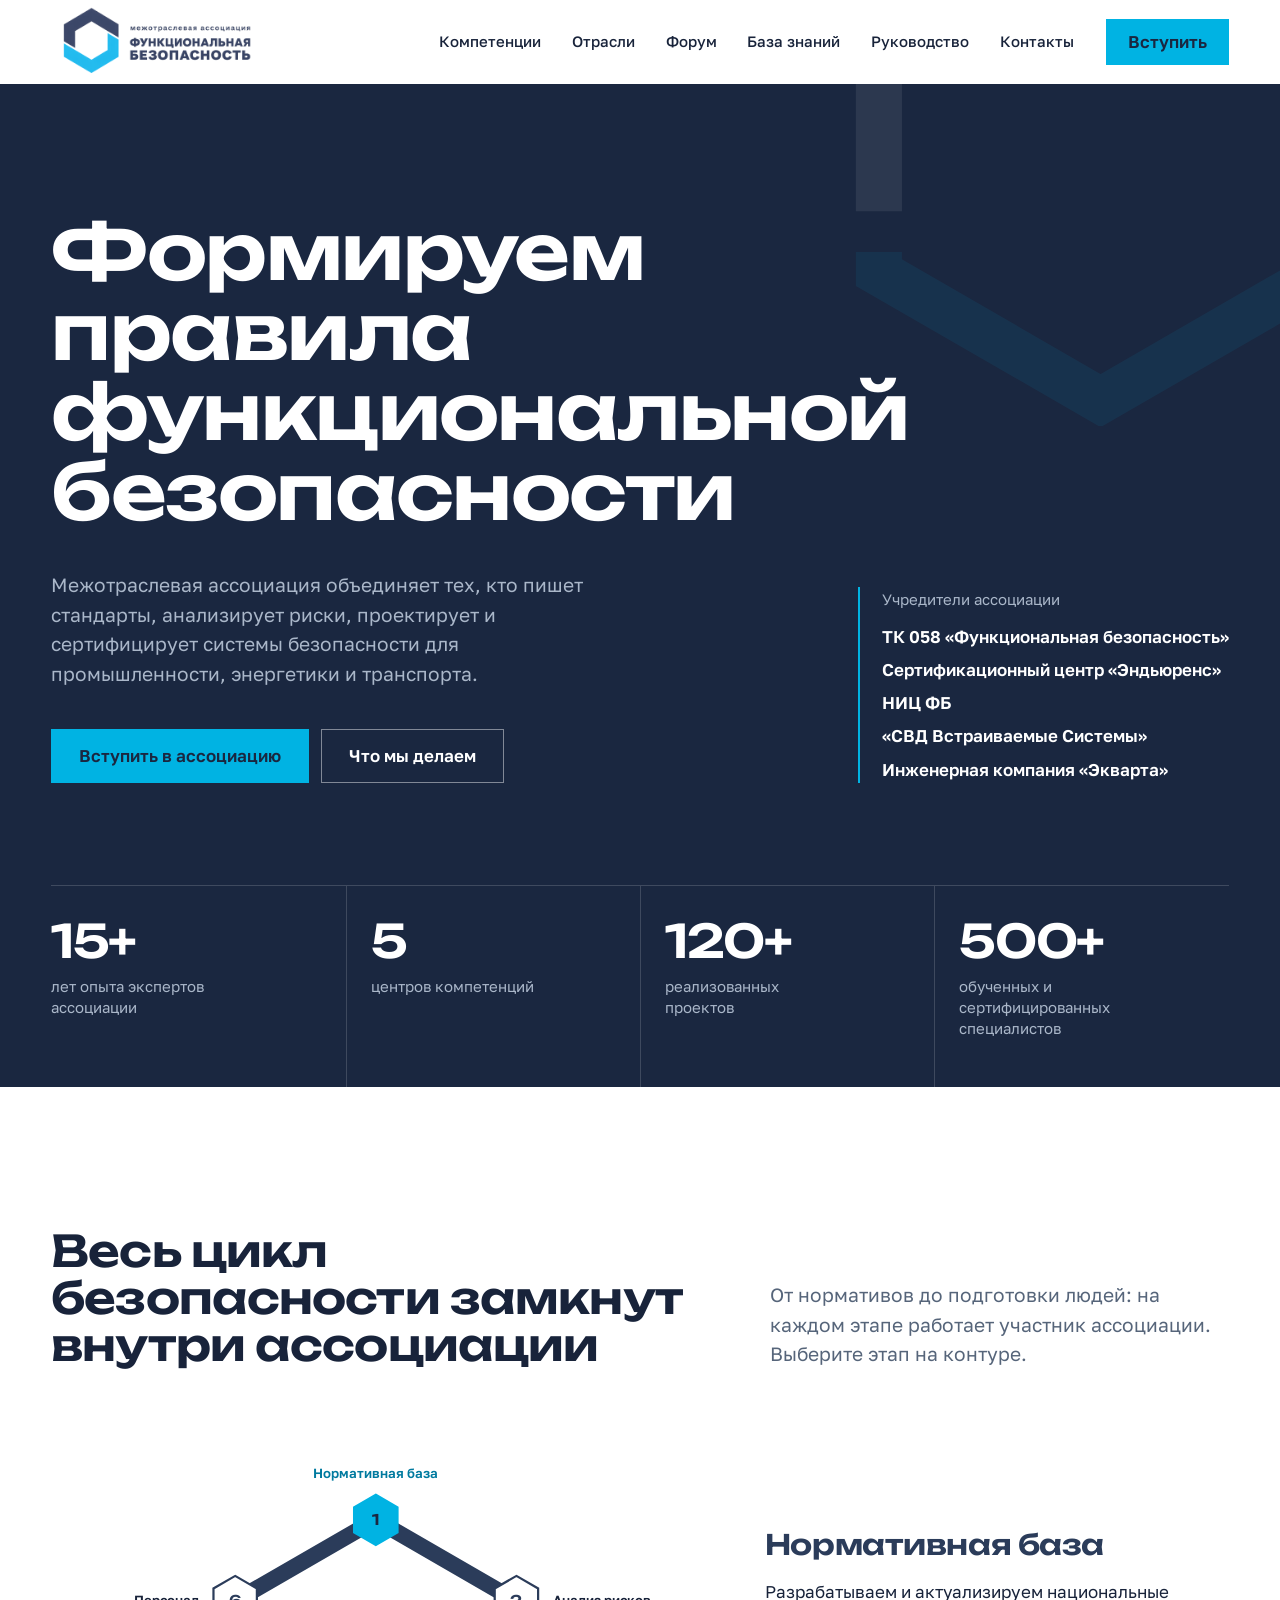
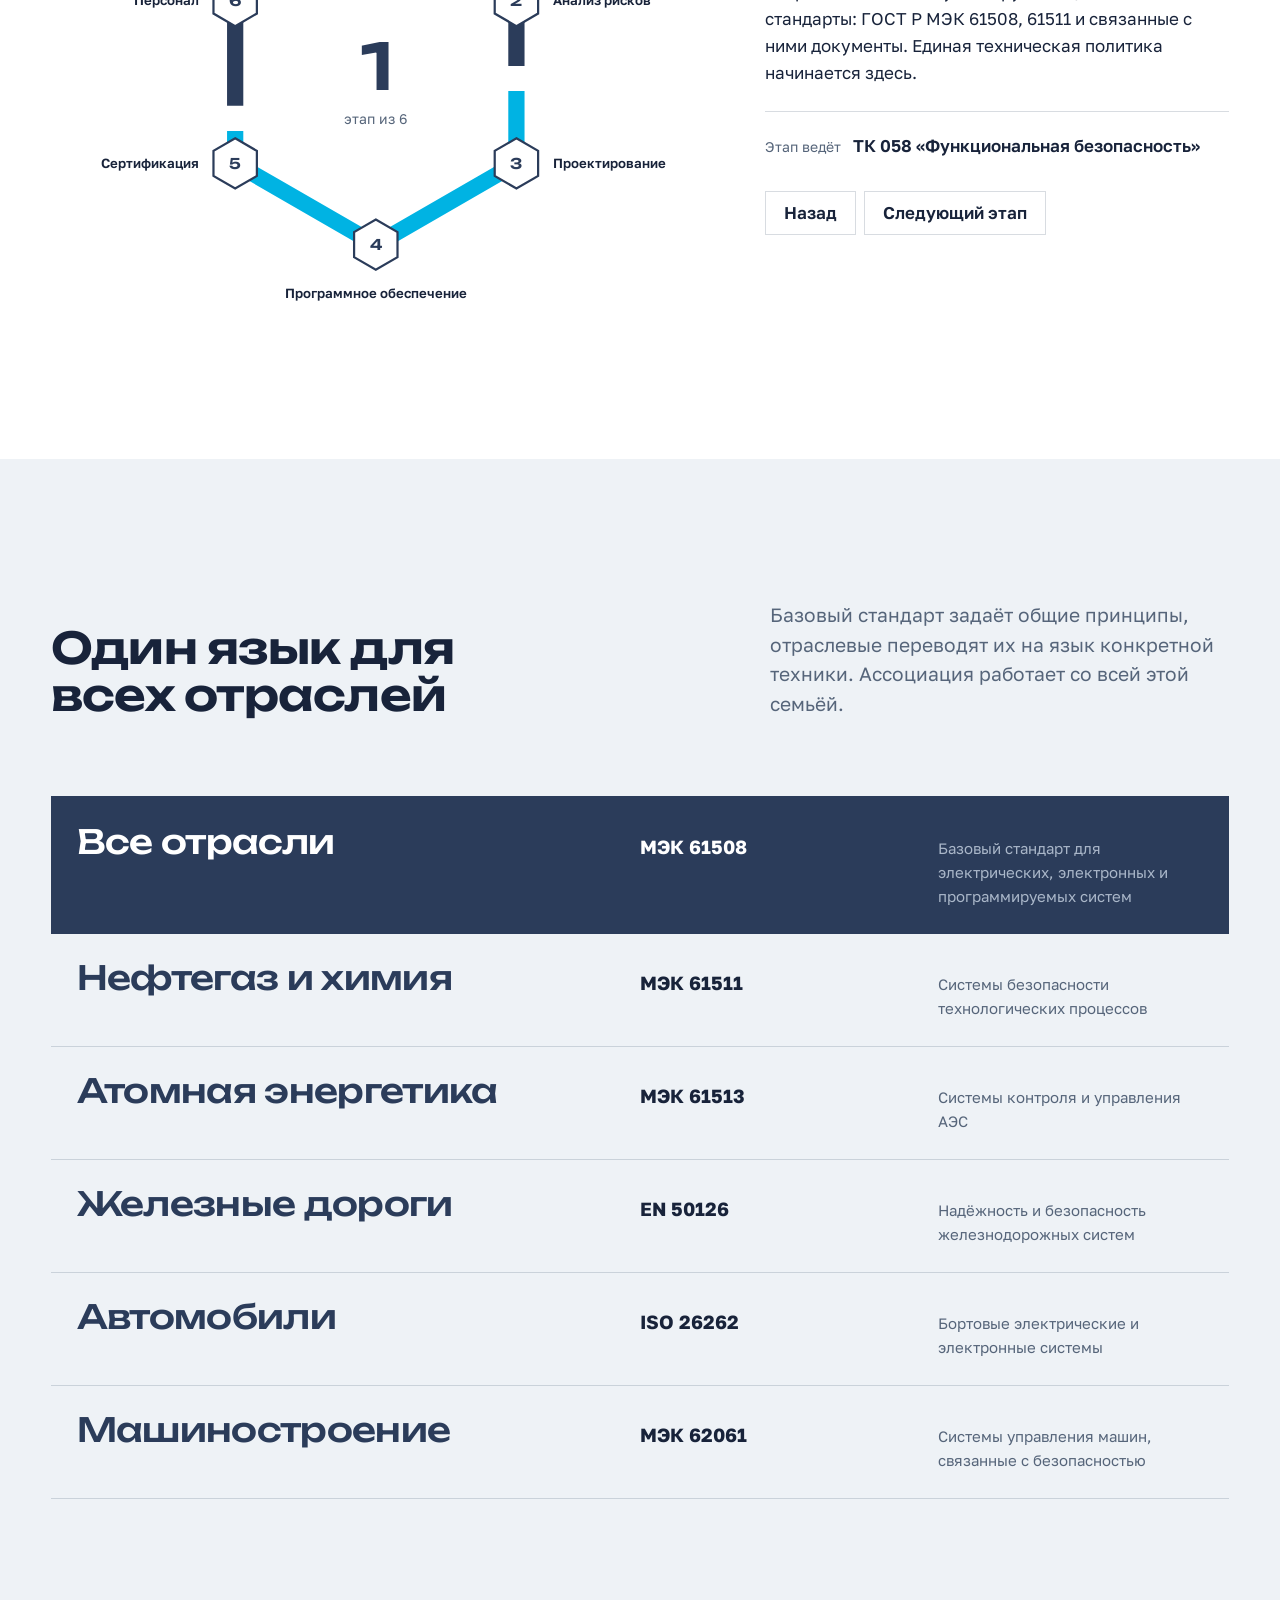
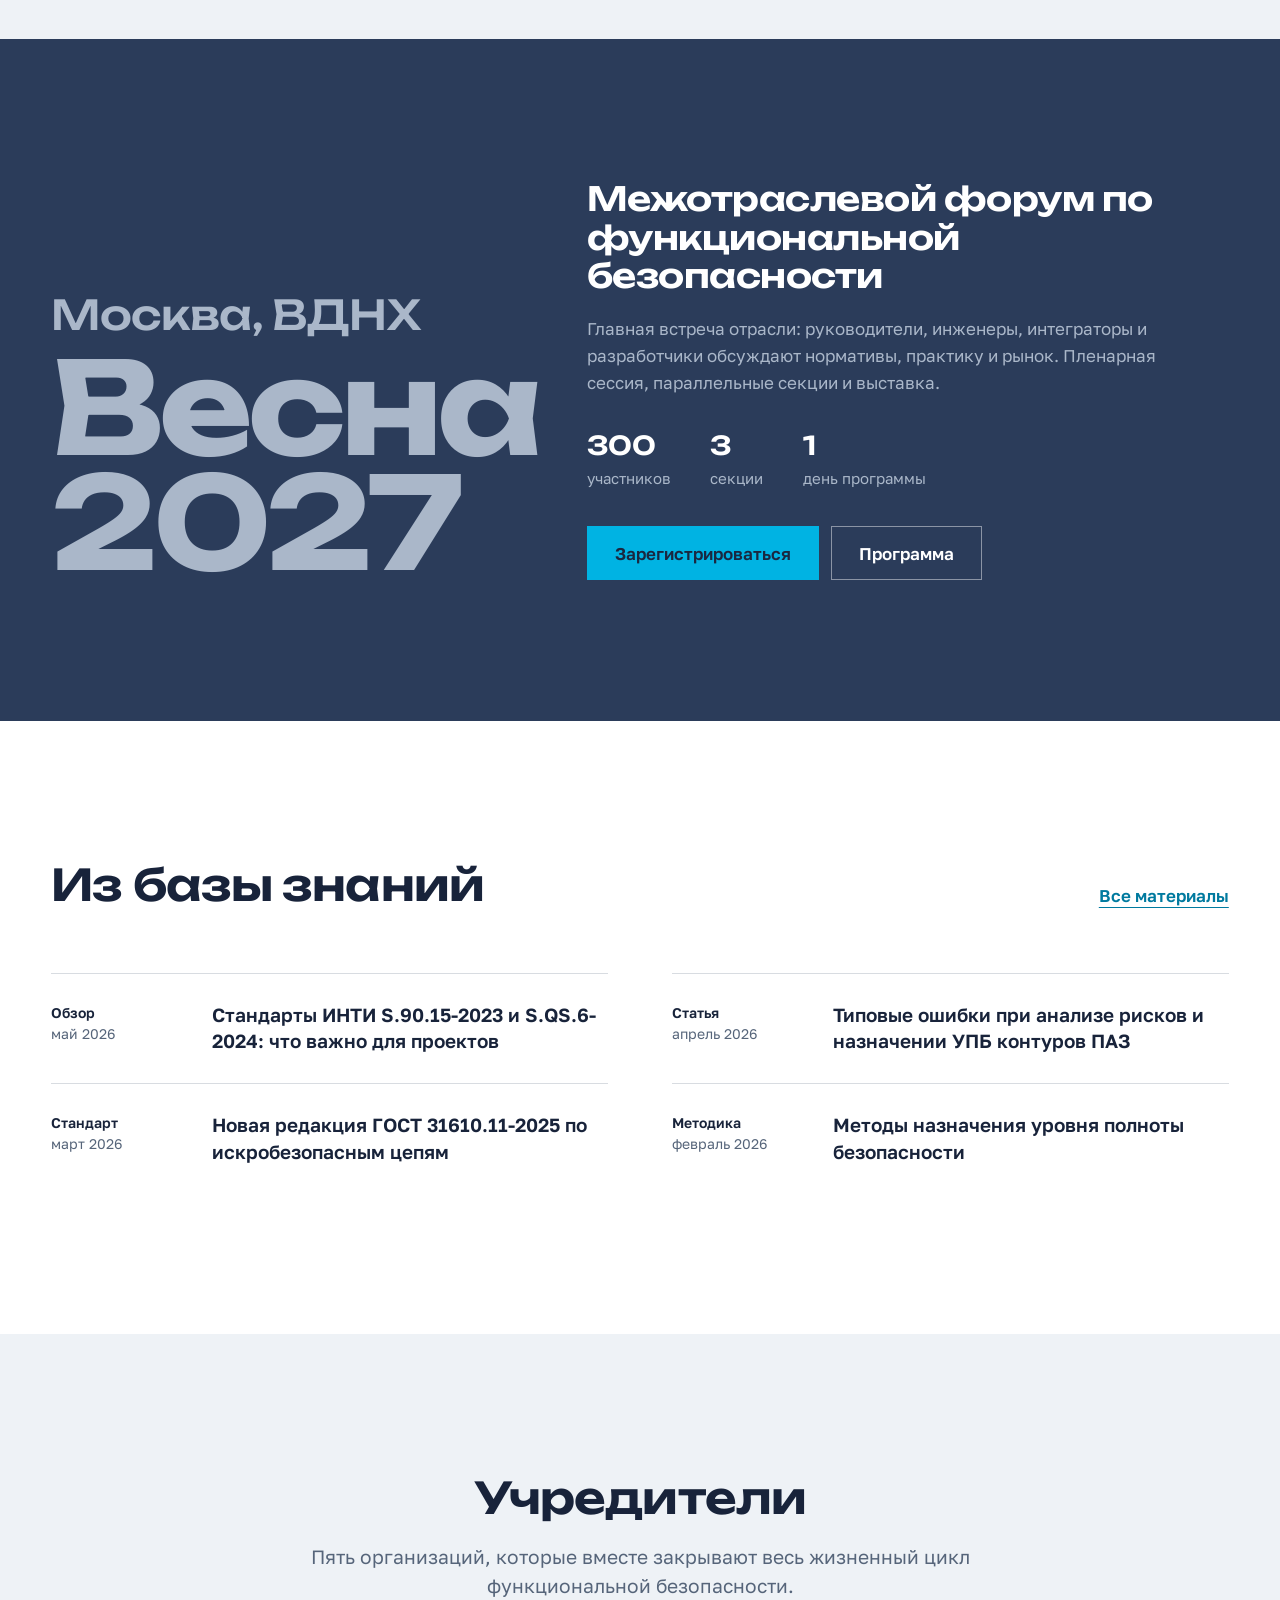
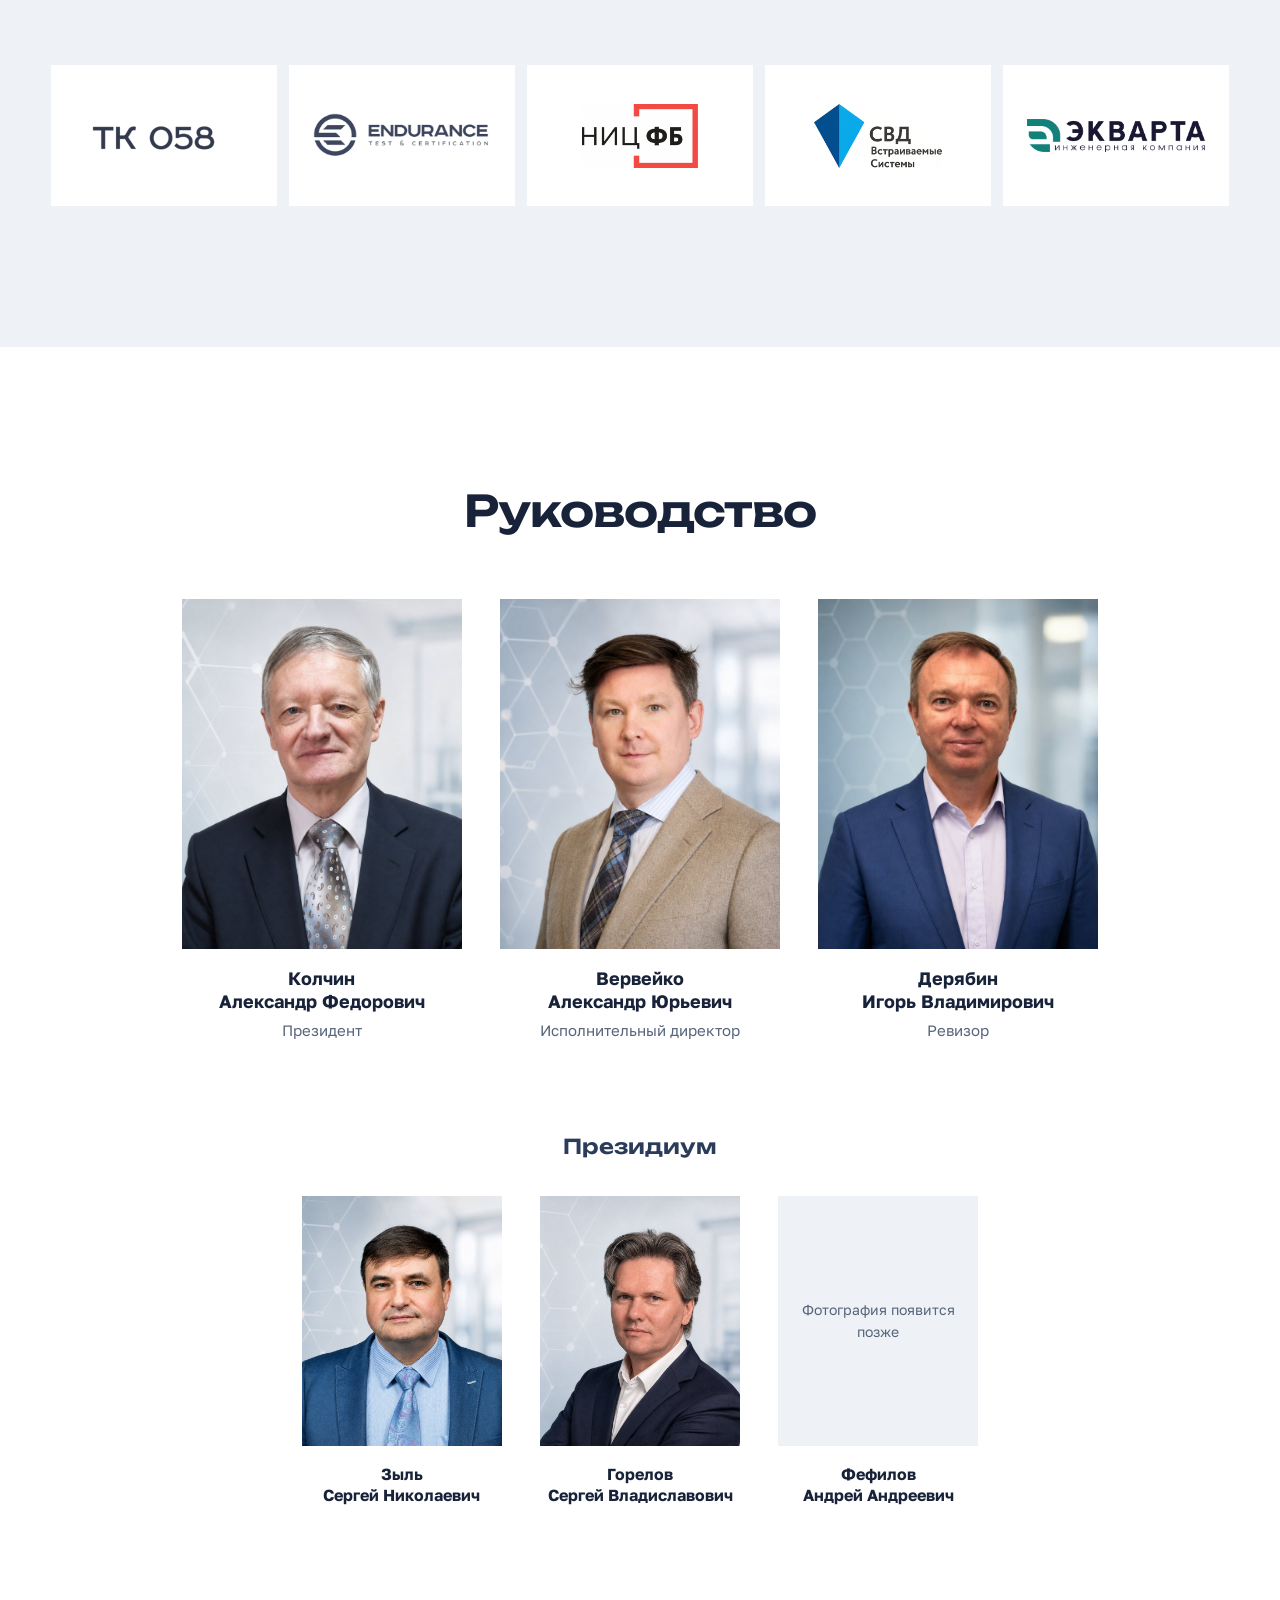
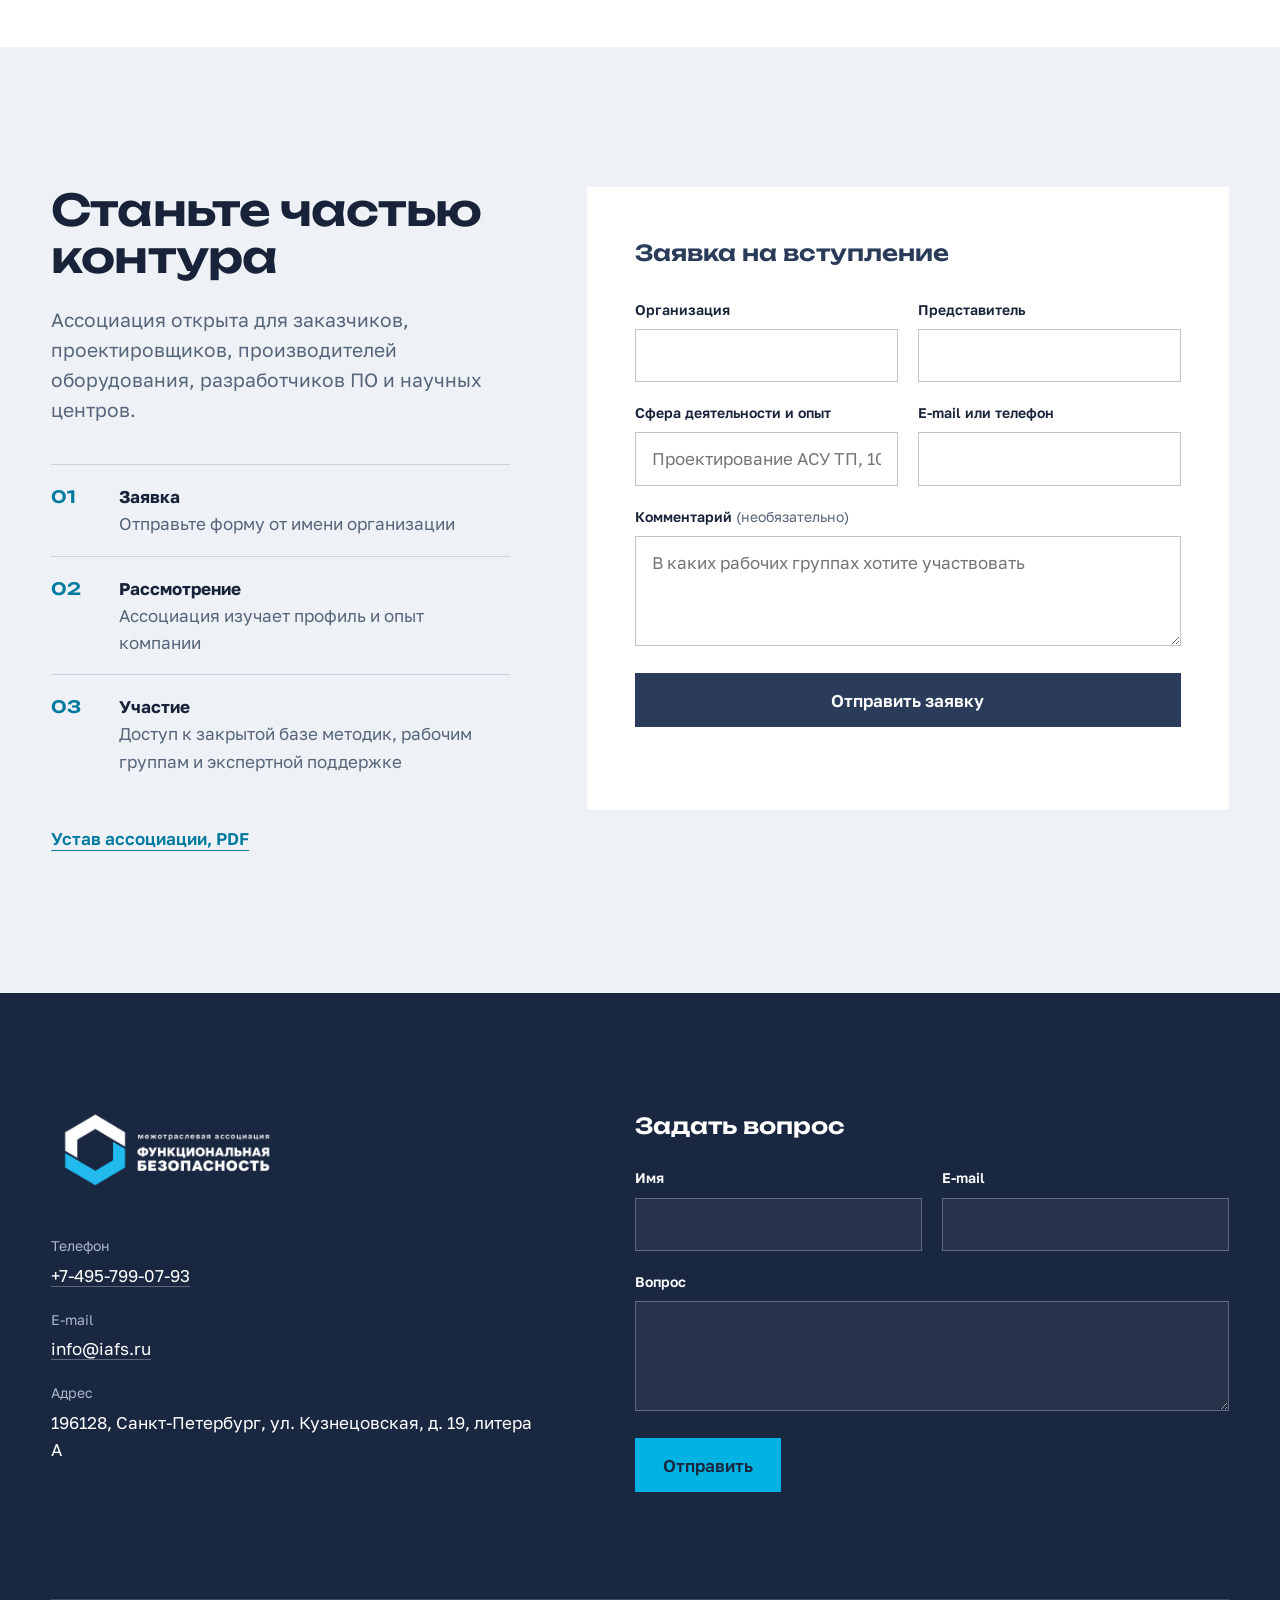
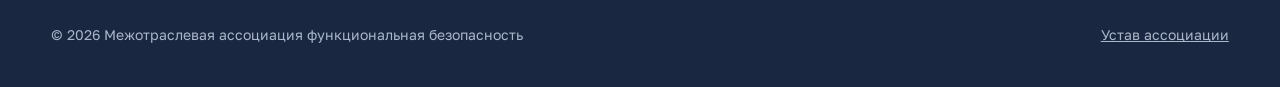
<file: index.html>
<!DOCTYPE html>
<html lang="ru">
<head>
    <meta charset="UTF-8">
    <meta name="viewport" content="width=device-width, initial-scale=1.0">
    <title>МАФБ — Межотраслевая ассоциация функциональная безопасность</title>
    <meta name="description" content="Межотраслевая ассоциация функциональная безопасность: стандарты, анализ рисков, проектирование, ПО, сертификация и подготовка специалистов в одной ассоциации.">
    <meta name="theme-color" content="#1a2740">
    <link rel="icon" type="image/png" href="img/favicon.png">
    <link rel="preload" href="fonts/unbounded-cyrillic-600-normal.woff2" as="font" type="font/woff2" crossorigin>
    <script>document.documentElement.classList.add("js");</script>
    <link rel="stylesheet" href="assets/style.css">
</head>
<body>

<header class="header">
    <div class="wrap">
        <a class="logo" href="#top" aria-label="МАФБ, наверх"><img src="img/MAFB.png" alt="Межотраслевая ассоциация функциональная безопасность" width="1024" height="388"></a>
        <button class="menu-btn" type="button" aria-expanded="false" aria-controls="nav">Меню</button>
        <nav class="nav" id="nav" aria-label="Основная навигация">
            <a href="#cycle">Компетенции</a>
            <a href="#industries">Отрасли</a>
            <a href="forum/index.html">Форум</a>
            <a href="knowledge/index.html">База знаний</a>
            <a href="#people">Руководство</a>
            <a href="#contacts">Контакты</a>
        </nav>
        <a href="#join" class="btn">Вступить</a>
    </div>
</header>

<main id="top">
    <!-- Первый экран -->
    <section class="hero" aria-labelledby="hero-title">
        <svg class="hero-bracket" viewBox="-110 -110 220 220" aria-hidden="true">
            <path d="M -86.6 26 L -86.6 -50 L 0 -100 L 86.6 -50 L 86.6 2" fill="none" stroke="#ffffff" stroke-width="18"/>
            <path d="M 86.6 20 L 86.6 50 L 0 100 L -86.6 50 L -86.6 42" fill="none" stroke="#00b3e3" stroke-width="18"/>
        </svg>
        <div class="wrap">
            <div class="hero-grid">
                <div>
                    <h1 class="display" id="hero-title">Формируем правила функциональной безопасности</h1>
                    <p class="lead">Межотраслевая ассоциация объединяет тех, кто пишет стандарты, анализирует риски, проектирует и сертифицирует системы безопасности для промышленности, энергетики и транспорта.</p>
                    <div class="hero-actions">
                        <a href="#join" class="btn">Вступить в ассоциацию</a>
                        <a href="#cycle" class="btn btn-ghost">Что мы делаем</a>
                    </div>
                </div>
                <aside class="founders-note" aria-label="Учредители">
                    <p>Учредители ассоциации</p>
                    <ul>
                        <li>ТК 058 «Функциональная безопасность»</li>
                        <li>Сертификационный центр «Эндьюренс»</li>
                        <li>НИЦ ФБ</li>
                        <li>«СВД Встраиваемые Системы»</li>
                        <li>Инженерная компания «Экварта»</li>
                    </ul>
                </aside>
            </div>
            <div class="facts">
                <div class="fact"><b>15+</b><span>лет опыта экспертов ассоциации</span></div>
                <div class="fact"><b>5</b><span>центров компетенций</span></div>
                <div class="fact"><b>120+</b><span>реализованных проектов</span></div>
                <div class="fact"><b>500+</b><span>обученных и сертифицированных специалистов</span></div>
            </div>
        </div>
    </section>

    <!-- Контур жизненного цикла: главный образ сайта -->
    <section class="loop-section" id="cycle" aria-labelledby="cycle-title">
        <div class="wrap">
            <div class="loop-head">
                <h2 class="h2" id="cycle-title">Весь цикл безопасности замкнут внутри ассоциации</h2>
                <p class="lead">От нормативов до подготовки людей: на каждом этапе работает участник ассоциации. Выберите этап на контуре.</p>
            </div>
            <div class="loop">
                <div class="loop-figure" id="loopFigure">
                    <svg viewBox="0 0 880 640" role="group" aria-label="Контур жизненного цикла функциональной безопасности">
                        <path class="loop-edge navy" d="M 249.5 352 L 249.5 210 L 440 100 L 630.5 210 L 630.5 298"/>
                        <path class="loop-edge cyan" d="M 630.5 332 L 630.5 430 L 440 540 L 249.5 430 L 249.5 386"/>

                        <text class="lbl" data-for="0" x="440" y="44" text-anchor="middle">Нормативная база</text>
                        <text class="lbl" data-for="1" x="680" y="216">Анализ рисков</text>
                        <text class="lbl" data-for="2" x="680" y="436">Проектирование</text>
                        <text class="lbl" data-for="3" x="440" y="612" text-anchor="middle">Программное обеспечение</text>
                        <text class="lbl" data-for="4" x="200" y="436" text-anchor="end">Сертификация</text>
                        <text class="lbl" data-for="5" x="200" y="216" text-anchor="end">Персонал</text>

                        <g class="node" data-i="0" tabindex="0" role="button" aria-label="Этап 1: нормативная база"><polygon points="440,66 469.4,83 469.4,117 440,134 410.6,117 410.6,83"/><text x="440" y="100">1</text></g>
                        <g class="node" data-i="1" tabindex="0" role="button" aria-label="Этап 2: анализ рисков"><polygon points="630.5,176 659.9,193 659.9,227 630.5,244 601.1,227 601.1,193"/><text x="630.5" y="210">2</text></g>
                        <g class="node" data-i="2" tabindex="0" role="button" aria-label="Этап 3: проектирование"><polygon points="630.5,396 659.9,413 659.9,447 630.5,464 601.1,447 601.1,413"/><text x="630.5" y="430">3</text></g>
                        <g class="node" data-i="3" tabindex="0" role="button" aria-label="Этап 4: программное обеспечение"><polygon points="440,506 469.4,523 469.4,557 440,574 410.6,557 410.6,523"/><text x="440" y="540">4</text></g>
                        <g class="node" data-i="4" tabindex="0" role="button" aria-label="Этап 5: сертификация"><polygon points="249.5,396 278.9,413 278.9,447 249.5,464 220.1,447 220.1,413"/><text x="249.5" y="430">5</text></g>
                        <g class="node" data-i="5" tabindex="0" role="button" aria-label="Этап 6: персонал"><polygon points="249.5,176 278.9,193 278.9,227 249.5,244 220.1,227 220.1,193"/><text x="249.5" y="210">6</text></g>
                    </svg>
                    <div class="loop-center" aria-hidden="true"><div class="num" id="loopNum">1</div><div class="of">этап из 6</div></div>
                </div>

                <div>
                    <ol class="stages" id="stages" aria-live="polite">
                        <li class="stage is-active">
                            <h3>Нормативная база</h3>
                            <p>Разрабатываем и актуализируем национальные стандарты: ГОСТ Р МЭК 61508, 61511 и связанные с ними документы. Единая техническая политика начинается здесь.</p>
                            <p class="who"><span>Этап ведёт</span><strong>ТК 058 «Функциональная безопасность»</strong></p>
                        </li>
                        <li class="stage">
                            <h3>Анализ опасностей и рисков</h3>
                            <p>HAZOP, LOPA, анализ деревьев отказов. Определяем, какие функции безопасности нужны объекту и какой уровень полноты безопасности они должны обеспечить.</p>
                            <p class="who"><span>Этап ведёт</span><strong>Сертификационный центр «Эндьюренс»</strong></p>
                        </li>
                        <li class="stage">
                            <h3>Проектирование и интеграция</h3>
                            <p>Системы противоаварийной защиты для опасных производственных объектов, эксплуатационная документация и реализация контуров безопасности на площадке.</p>
                            <p class="who"><span>Этап ведёт</span><strong>Инженерная компания «Экварта»</strong></p>
                        </li>
                        <li class="stage">
                            <h3>Программное обеспечение</h3>
                            <p>Защищённые операционные системы реального времени и платформенные решения для программируемых электронных систем, связанных с безопасностью.</p>
                            <p class="who"><span>Этап ведёт</span><strong>«СВД Встраиваемые Системы»</strong></p>
                        </li>
                        <li class="stage">
                            <h3>Сертификация оборудования</h3>
                            <p>Независимая оценка соответствия оборудования требованиям к уровню полноты безопасности SIL и подтверждение доказательной базы.</p>
                            <p class="who"><span>Этап ведёт</span><strong>Сертификационный центр «Эндьюренс»</strong></p>
                        </li>
                        <li class="stage">
                            <h3>Компетентность персонала</h3>
                            <p>Независимая сертификация специалистов и повышение квалификации инженеров. Опыт эксплуатации возвращается в стандарты, и контур замыкается.</p>
                            <p class="who"><span>Этап ведёт</span><strong>НИЦ ФБ</strong></p>
                        </li>
                    </ol>
                    <div class="loop-nav">
                        <button type="button" data-step="-1" aria-label="Предыдущий этап">Назад</button>
                        <button type="button" data-step="1" aria-label="Следующий этап">Следующий этап</button>
                    </div>
                </div>
            </div>
        </div>
    </section>

    <!-- Отрасли -->
    <section class="industries" id="industries" aria-labelledby="ind-title">
        <div class="wrap">
            <div class="ind-head">
                <h2 class="h2" id="ind-title">Один язык для всех отраслей</h2>
                <p class="lead">Базовый стандарт задаёт общие принципы, отраслевые переводят их на язык конкретной техники. Ассоциация работает со всей этой семьёй.</p>
            </div>
            <ul class="ind-list">
                <li class="ind base"><span class="ind-name">Все отрасли</span><span class="ind-std">МЭК 61508</span><span class="ind-note">Базовый стандарт для электрических, электронных и программируемых систем</span></li>
                <li class="ind"><span class="ind-name">Нефтегаз и химия</span><span class="ind-std">МЭК 61511</span><span class="ind-note">Системы безопасности технологических процессов</span></li>
                <li class="ind"><span class="ind-name">Атомная энергетика</span><span class="ind-std">МЭК 61513</span><span class="ind-note">Системы контроля и управления АЭС</span></li>
                <li class="ind"><span class="ind-name">Железные дороги</span><span class="ind-std">EN 50126</span><span class="ind-note">Надёжность и безопасность железнодорожных систем</span></li>
                <li class="ind"><span class="ind-name">Автомобили</span><span class="ind-std">ISO 26262</span><span class="ind-note">Бортовые электрические и электронные системы</span></li>
                <li class="ind"><span class="ind-name">Машиностроение</span><span class="ind-std">МЭК 62061</span><span class="ind-note">Системы управления машин, связанные с безопасностью</span></li>
            </ul>
        </div>
    </section>

    <!-- Форум -->
    <section class="forum" id="forum" aria-labelledby="forum-title">
        <div class="wrap forum-grid">
            <p class="forum-when"><small>Москва, ВДНХ</small>Весна 2027</p>
            <div>
                <h2 id="forum-title">Межотраслевой форум по функциональной безопасности</h2>
                <p>Главная встреча отрасли: руководители, инженеры, интеграторы и разработчики обсуждают нормативы, практику и рынок. Пленарная сессия, параллельные секции и выставка.</p>
                <div class="forum-facts">
                    <div><b>300</b>участников</div>
                    <div><b>3</b>секции</div>
                    <div><b>1</b>день программы</div>
                </div>
                <div class="hero-actions">
                    <a href="forum/index.html#registration" class="btn">Зарегистрироваться</a>
                    <a href="forum/index.html#program" class="btn btn-ghost">Программа</a>
                </div>
            </div>
        </div>
    </section>

    <!-- База знаний -->
    <section class="knowledge" id="knowledge" aria-labelledby="kn-title">
        <div class="wrap">
            <div class="kn-head">
                <h2 class="h2" id="kn-title">Из базы знаний</h2>
                <a class="link" href="knowledge/index.html">Все материалы</a>
            </div>
            <div class="kn-list">
                <a class="kn" href="knowledge/index.html"><p class="kn-meta"><b>Обзор</b>май 2026</p><h3>Стандарты ИНТИ S.90.15-2023 и S.QS.6-2024: что важно для проектов</h3></a>
                <a class="kn" href="knowledge/index.html"><p class="kn-meta"><b>Статья</b>апрель 2026</p><h3>Типовые ошибки при анализе рисков и назначении УПБ контуров ПАЗ</h3></a>
                <a class="kn" href="knowledge/index.html"><p class="kn-meta"><b>Стандарт</b>март 2026</p><h3>Новая редакция ГОСТ 31610.11-2025 по искробезопасным цепям</h3></a>
                <a class="kn" href="knowledge/index.html"><p class="kn-meta"><b>Методика</b>февраль 2026</p><h3>Методы назначения уровня полноты безопасности</h3></a>
            </div>
        </div>
    </section>

    <!-- Учредители -->
    <section class="members" id="members" aria-labelledby="members-title">
        <div class="wrap">
            <h2 class="h2" id="members-title">Учредители</h2>
            <p class="lead">Пять организаций, которые вместе закрывают весь жизненный цикл функциональной безопасности.</p>
            <div class="logos">
                <a class="logo-tile" href="https://61508.ru/tk-058/" target="_blank" rel="noopener noreferrer"><img src="img/tk058.png" alt="ТК 058 «Функциональная безопасность»"></a>
                <a class="logo-tile" href="https://endce.ru/" target="_blank" rel="noopener noreferrer"><img src="img/endurance.png" alt="Сертификационный центр «Эндьюренс»"></a>
                <a class="logo-tile" href="https://fs.center/" target="_blank" rel="noopener noreferrer"><img src="img/nic-fb.png" alt="НИЦ ФБ"></a>
                <a class="logo-tile" href="https://kpda.ru/" target="_blank" rel="noopener noreferrer"><img src="img/svd.png" alt="СВД Встраиваемые Системы"></a>
                <a class="logo-tile" href="https://ekvarta.ru/" target="_blank" rel="noopener noreferrer"><img src="img/ekvarta.png" alt="Экварта, инженерная компания"></a>
            </div>
        </div>
    </section>

    <!-- Руководство -->
    <section class="people-section" id="people" aria-labelledby="people-title">
        <div class="wrap">
            <h2 class="h2" id="people-title">Руководство</h2>
            <div class="people">
                <figure class="person"><img src="img/kolchin.jpg" alt="Колчин Александр Федорович" width="720" height="960" loading="lazy"><figcaption><p class="name"><span>Колчин</span>Александр Федорович</p><p class="role">Президент</p></figcaption></figure>
                <figure class="person"><img src="img/verveyko.jpg" alt="Вервейко Александр Юрьевич" width="720" height="960" loading="lazy"><figcaption><p class="name"><span>Вервейко</span>Александр Юрьевич</p><p class="role">Исполнительный директор</p></figcaption></figure>
                <figure class="person"><img src="img/deryabin.jpg" alt="Дерябин Игорь Владимирович" width="720" height="960" loading="lazy"><figcaption><p class="name"><span>Дерябин</span>Игорь Владимирович</p><p class="role">Ревизор</p></figcaption></figure>
            </div>
            <h3 class="minor-title">Президиум</h3>
            <div class="people minor">
                <figure class="person"><img src="img/zyl.jpg" alt="Зыль Сергей Николаевич" width="720" height="960" loading="lazy"><figcaption><p class="name"><span>Зыль</span>Сергей Николаевич</p></figcaption></figure>
                <figure class="person"><img src="img/gorelov.jpg" alt="Горелов Сергей Владиславович" width="720" height="960" loading="lazy"><figcaption><p class="name"><span>Горелов</span>Сергей Владиславович</p></figcaption></figure>
                <figure class="person"><div class="ph">Фотография появится позже</div><figcaption><p class="name"><span>Фефилов</span>Андрей Андреевич</p></figcaption></figure>
            </div>
        </div>
    </section>

    <!-- Вступление -->
    <section class="join" id="join" aria-labelledby="join-title">
        <div class="wrap join-grid">
            <div>
                <h2 class="h2" id="join-title">Станьте частью контура</h2>
                <p class="lead">Ассоциация открыта для заказчиков, проектировщиков, производителей оборудования, разработчиков ПО и научных центров.</p>
                <ol class="steps">
                    <li><div><b>Заявка</b><span>Отправьте форму от имени организации</span></div></li>
                    <li><div><b>Рассмотрение</b><span>Ассоциация изучает профиль и опыт компании</span></div></li>
                    <li><div><b>Участие</b><span>Доступ к закрытой базе методик, рабочим группам и экспертной поддержке</span></div></li>
                </ol>
                <a class="link charter" href="../%D0%A3%D1%81%D1%82%D0%B0%D0%B2%20%D0%BE%D0%BA%D0%BE%D0%BD%D1%87%D0%B0%D1%82%D0%B5%D0%BB%D1%8C%D0%BD%D0%B0%D1%8F%20%D1%80%D0%B5%D0%B4%D0%B0%D0%BA%D1%86%D0%B8%D1%8F.pdf" download>Устав ассоциации, PDF</a>
            </div>
            <form id="membershipForm" class="form js-sheet" action="#" method="POST" data-form-type="membership">
                <h3>Заявка на вступление</h3>
                <input type="hidden" name="formType" value="membership">
                <div class="fgrid">
                    <div class="field"><label for="company">Организация</label><input id="company" name="company" autocomplete="organization" required></div>
                    <div class="field"><label for="rep">Представитель</label><input id="rep" name="rep" autocomplete="name" required></div>
                    <div class="field"><label for="exp">Сфера деятельности и опыт</label><input id="exp" name="exp" placeholder="Проектирование АСУ ТП, 10 лет" required></div>
                    <div class="field"><label for="contact">E-mail или телефон</label><input id="contact" name="contact" required></div>
                </div>
                <div class="field"><label for="comment">Комментарий <span class="opt">(необязательно)</span></label><textarea id="comment" name="comment" placeholder="В каких рабочих группах хотите участвовать"></textarea></div>
                <button class="btn btn-navy" type="submit">Отправить заявку</button>
                <p class="form-status" aria-live="polite"></p>
            </form>
        </div>
    </section>
</main>

<footer class="footer" id="contacts">
    <div class="wrap">
        <div class="footer-grid">
            <div>
                <img class="logo-light" src="img/MAFB-light.png" alt="Межотраслевая ассоциация функциональная безопасность" width="1024" height="388">
                <dl class="contacts">
                    <div><dt>Телефон</dt><dd><a href="tel:+74957990793">+7-495-799-07-93</a></dd></div>
                    <div><dt>E-mail</dt><dd><a href="mailto:info@iafs.ru">info@iafs.ru</a></dd></div>
                    <div><dt>Адрес</dt><dd>196128, Санкт-Петербург, ул. Кузнецовская, д. 19, литера А</dd></div>
                </dl>
            </div>
            <form id="feedbackForm" class="js-sheet" action="#" method="POST" data-form-type="feedback">
                <h3>Задать вопрос</h3>
                <input type="hidden" name="formType" value="feedback">
                <div class="fgrid">
                    <div class="field"><label for="name">Имя</label><input id="name" name="name" autocomplete="name" required></div>
                    <div class="field"><label for="email">E-mail</label><input id="email" name="email" type="email" autocomplete="email" required></div>
                </div>
                <div class="field"><label for="message">Вопрос</label><textarea id="message" name="message" required></textarea></div>
                <button class="btn" type="submit">Отправить</button>
                <p class="form-status" aria-live="polite"></p>
            </form>
        </div>
        <div class="footer-bottom">
            <span>© 2026 Межотраслевая ассоциация функциональная безопасность</span>
            <a href="../%D0%A3%D1%81%D1%82%D0%B0%D0%B2%20%D0%BE%D0%BA%D0%BE%D0%BD%D1%87%D0%B0%D1%82%D0%B5%D0%BB%D1%8C%D0%BD%D0%B0%D1%8F%20%D1%80%D0%B5%D0%B4%D0%B0%D0%BA%D1%86%D0%B8%D1%8F.pdf" download>Устав ассоциации</a>
        </div>
    </div>
</footer>

<script src="assets/antibot.js"></script>
<script src="assets/site.js"></script>
<script>
    /* Контур жизненного цикла */
    (function () {
        var fig = document.getElementById("loopFigure");
        var nodes = fig.querySelectorAll(".node"), labels = fig.querySelectorAll(".lbl");
        var stages = document.querySelectorAll("#stages .stage"), num = document.getElementById("loopNum");
        var current = 0;
        function show(i) {
            current = (i + 6) % 6;
            nodes.forEach(function (n, k) { n.classList.toggle("is-active", k === current); n.setAttribute("aria-pressed", String(k === current)); });
            labels.forEach(function (l) { l.classList.toggle("is-active", Number(l.dataset.for) === current); });
            stages.forEach(function (s, k) { s.classList.toggle("is-active", k === current); });
            num.textContent = current + 1;
        }
        nodes.forEach(function (n) {
            n.addEventListener("click", function () { show(Number(n.dataset.i)); });
            n.addEventListener("keydown", function (e) { if (e.key === "Enter" || e.key === " ") { e.preventDefault(); show(Number(n.dataset.i)); } });
        });
        document.querySelectorAll("[data-step]").forEach(function (b) { b.addEventListener("click", function () { show(current + Number(b.dataset.step)); }); });
        show(0);
        /* На телефоне подписи скрыты — обрезаем поля, чтобы контур стал крупнее */
        var svg = fig.querySelector("svg"), mq = window.matchMedia("(max-width: 640px)");
        function fit() { svg.setAttribute("viewBox", mq.matches ? "200 50 480 540" : "0 0 880 640"); }
        fit(); if (mq.addEventListener) mq.addEventListener("change", fit);
        if ("IntersectionObserver" in window) {
            var io = new IntersectionObserver(function (es) { es.forEach(function (e) { if (e.isIntersecting) { fig.classList.add("is-drawn"); io.disconnect(); } }); }, { threshold: 0.3 });
            io.observe(fig);
        } else { fig.classList.add("is-drawn"); }
    }());

</script>
</body>
</html>
</file>
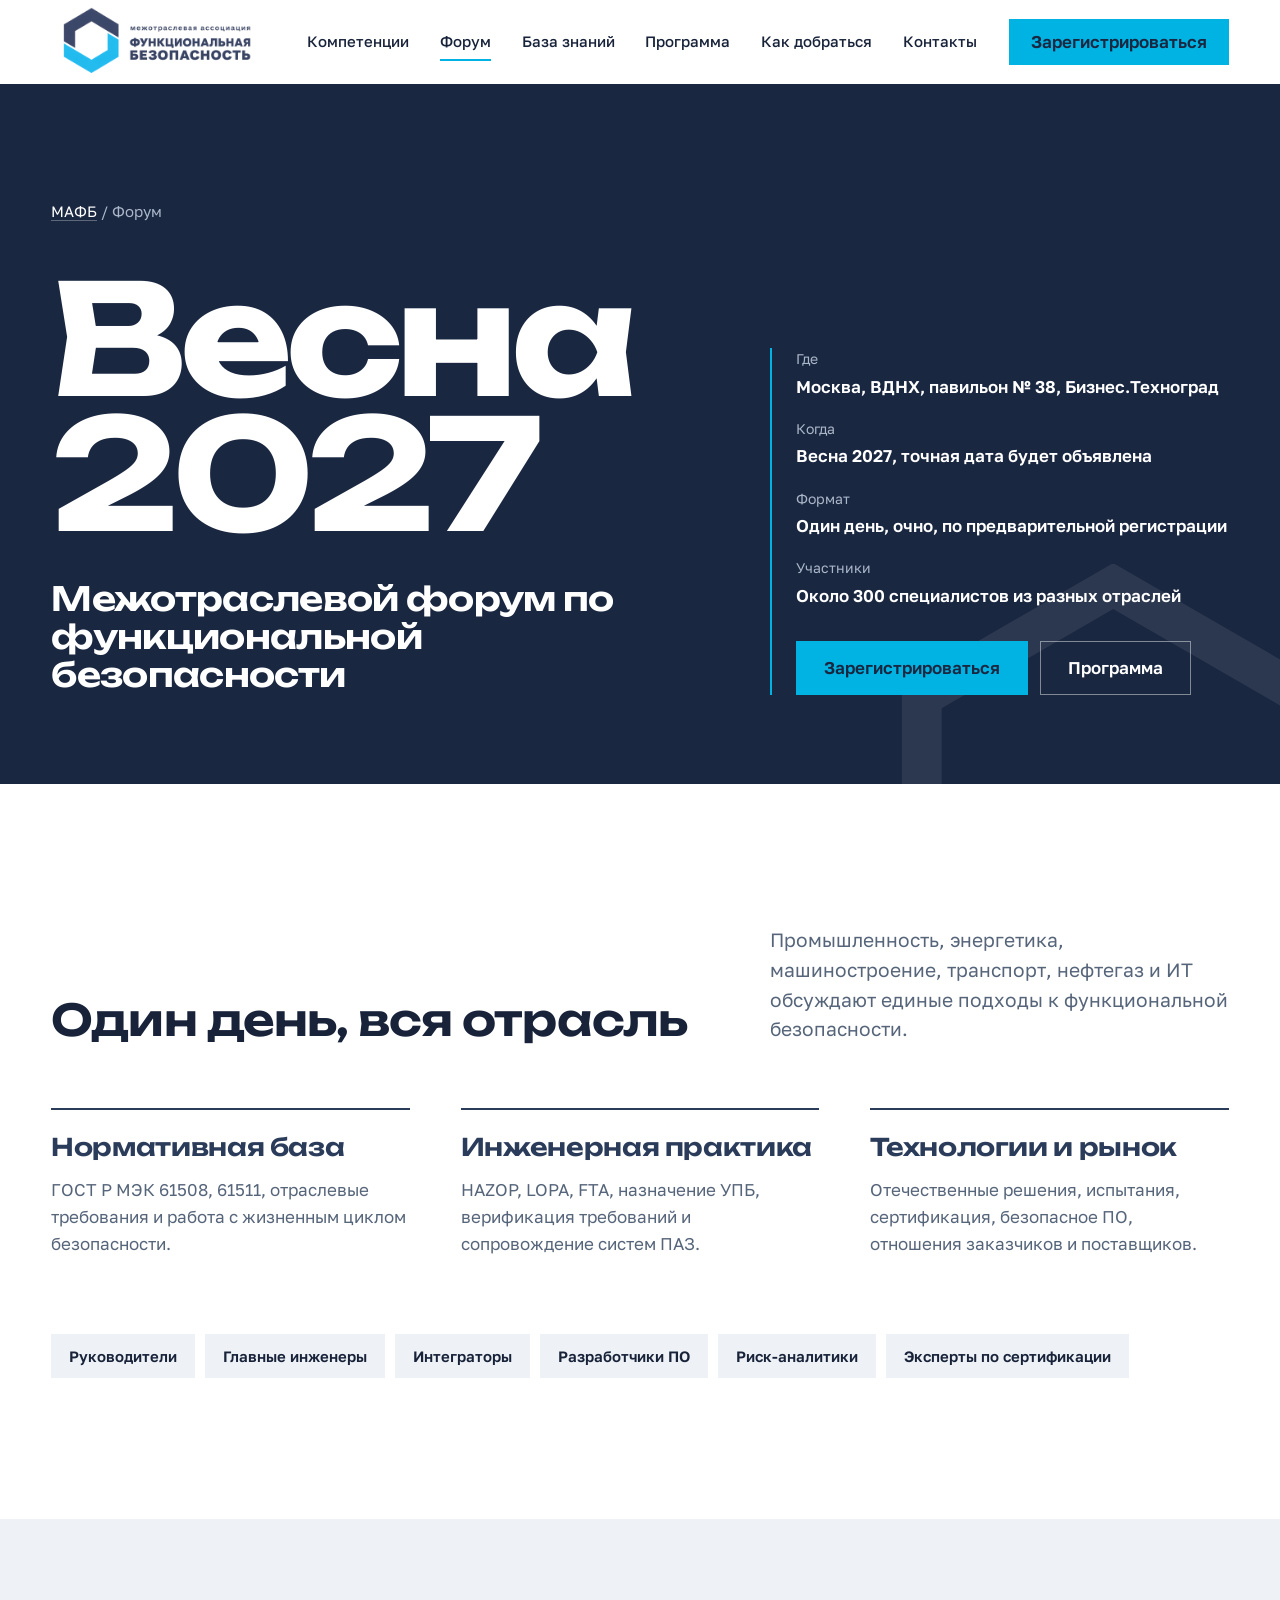
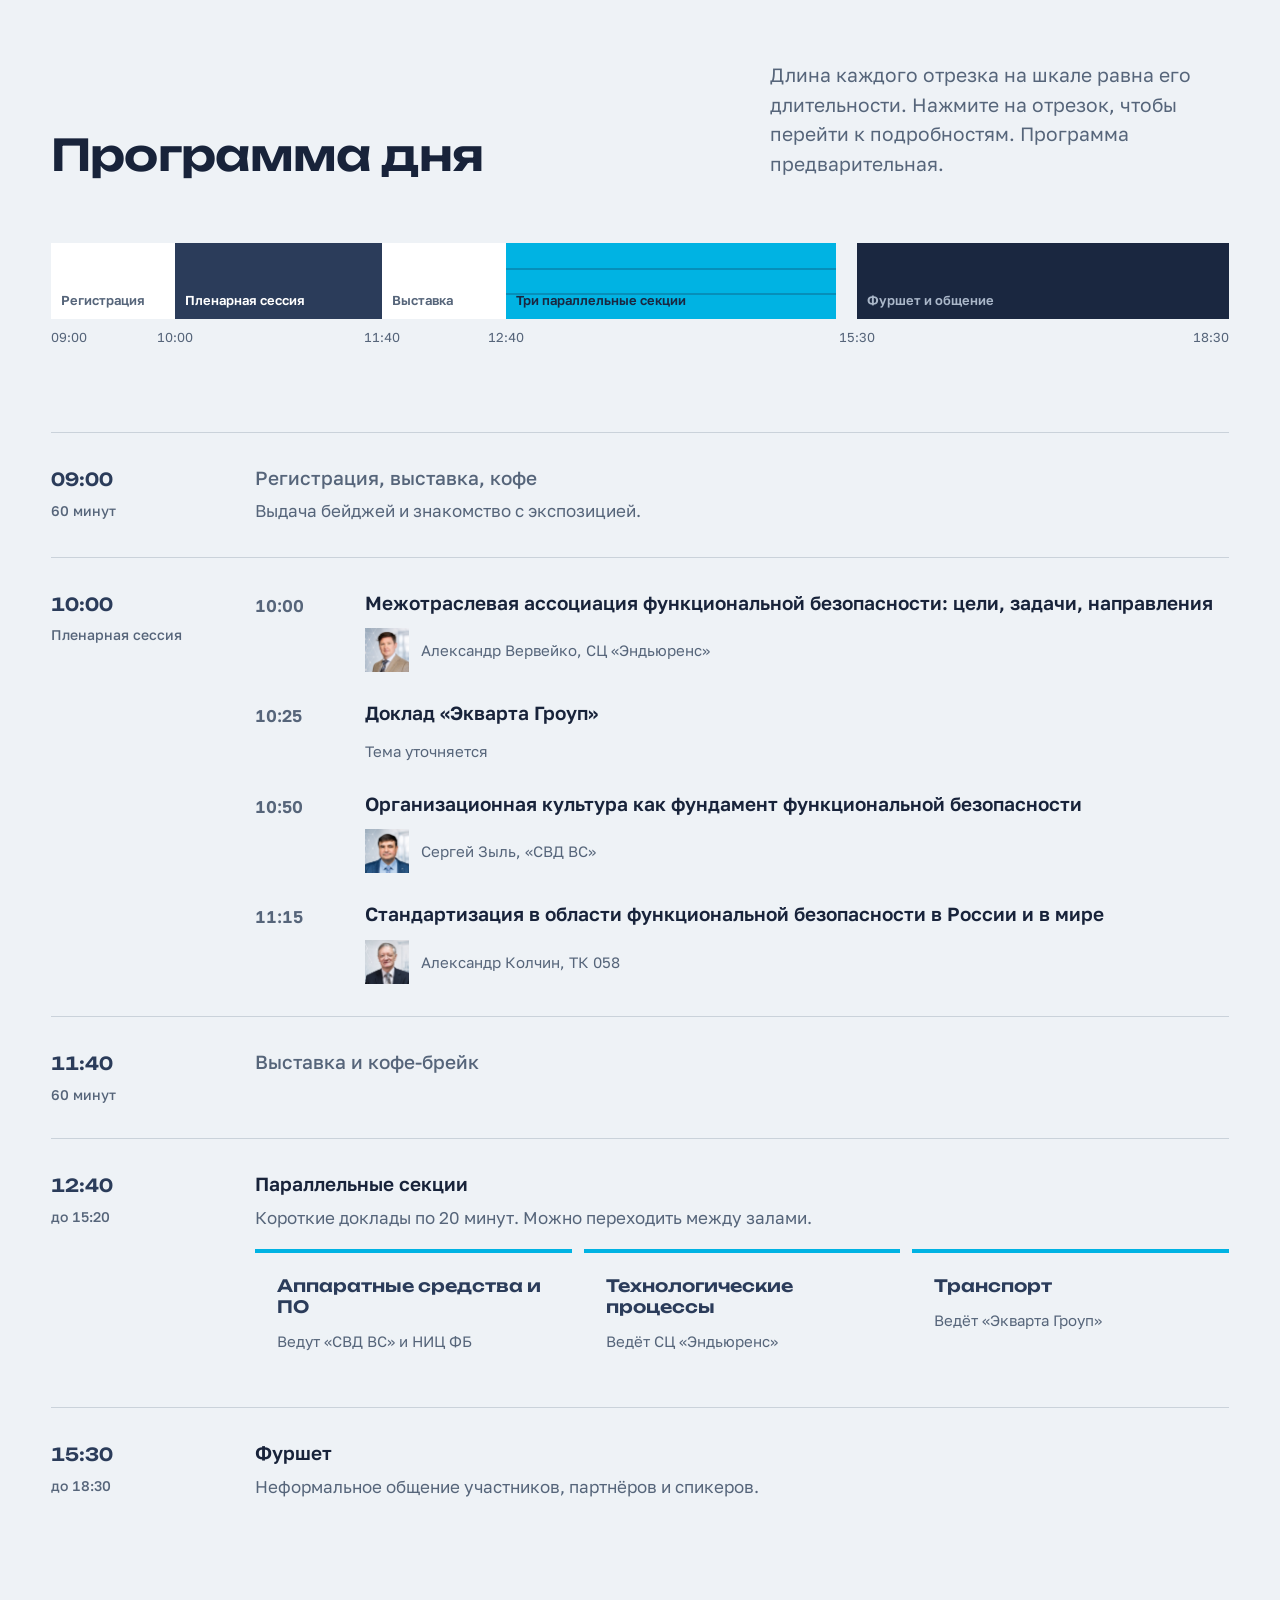
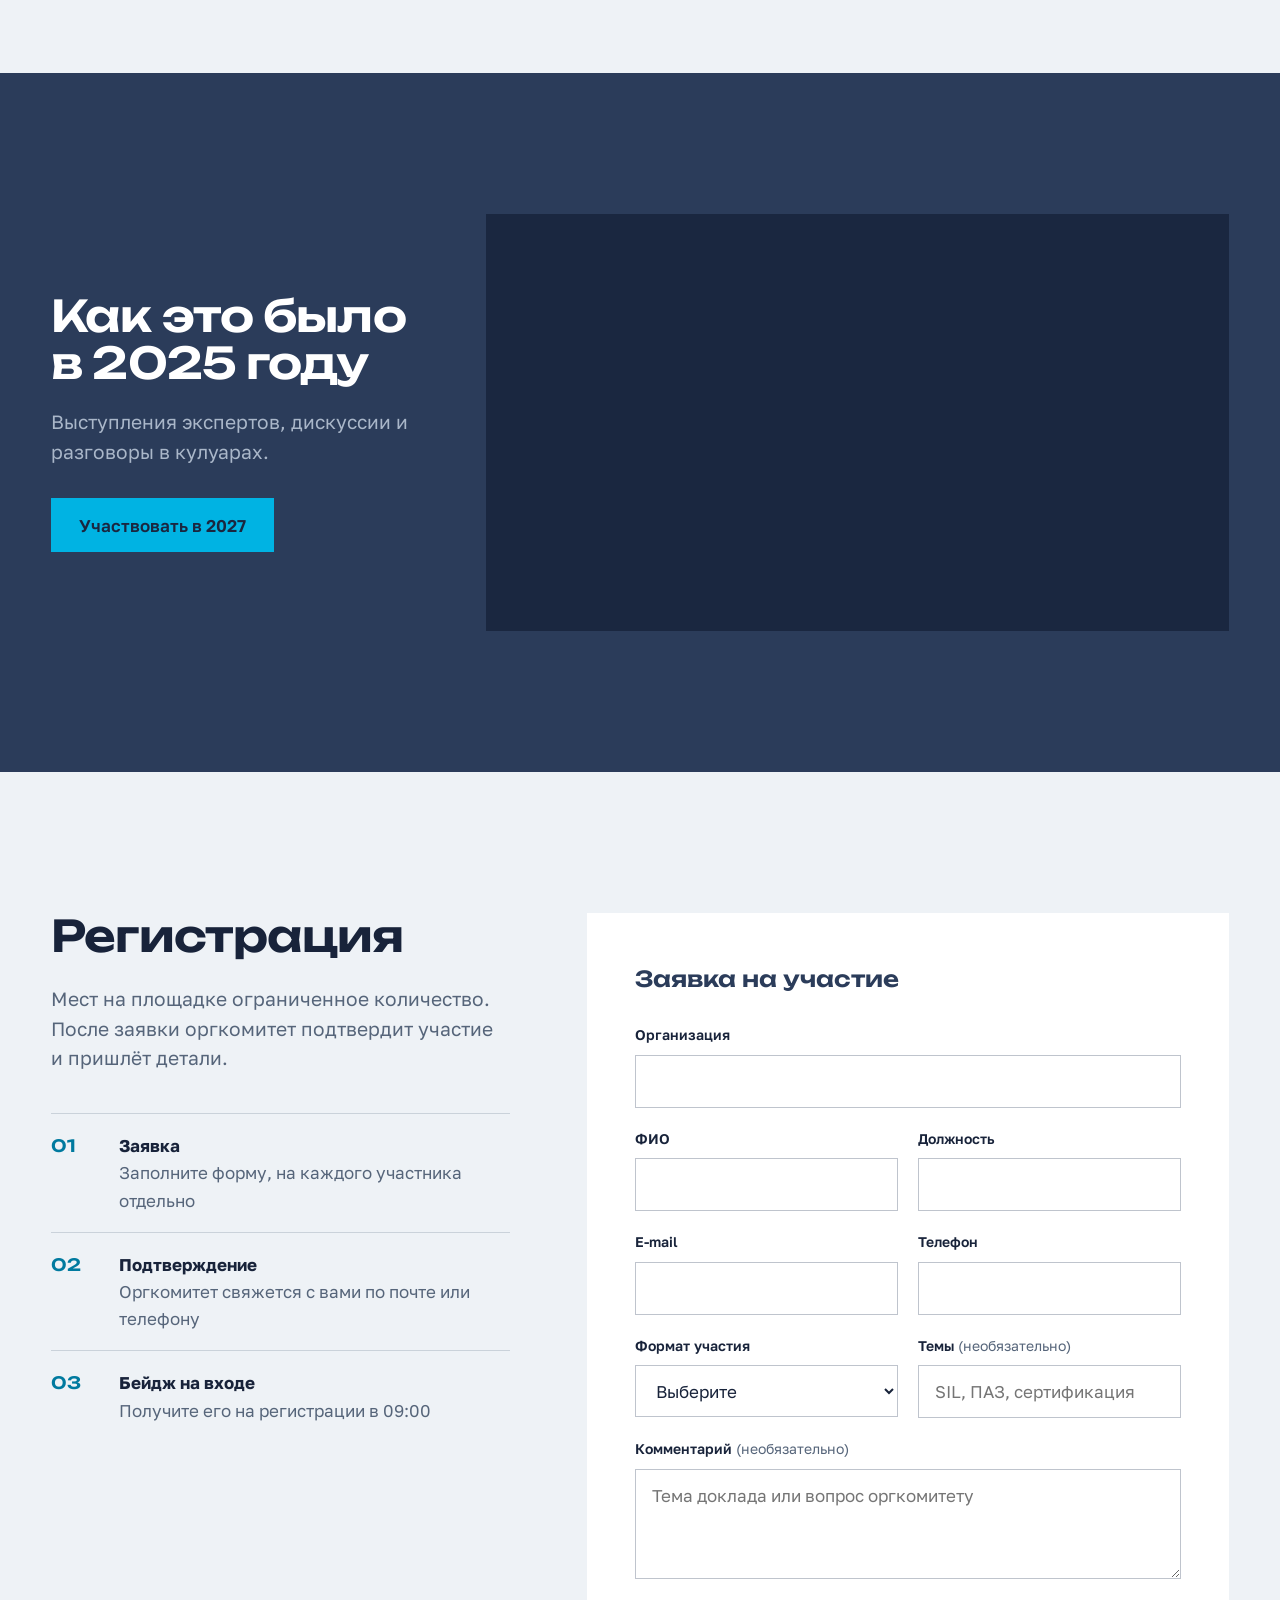
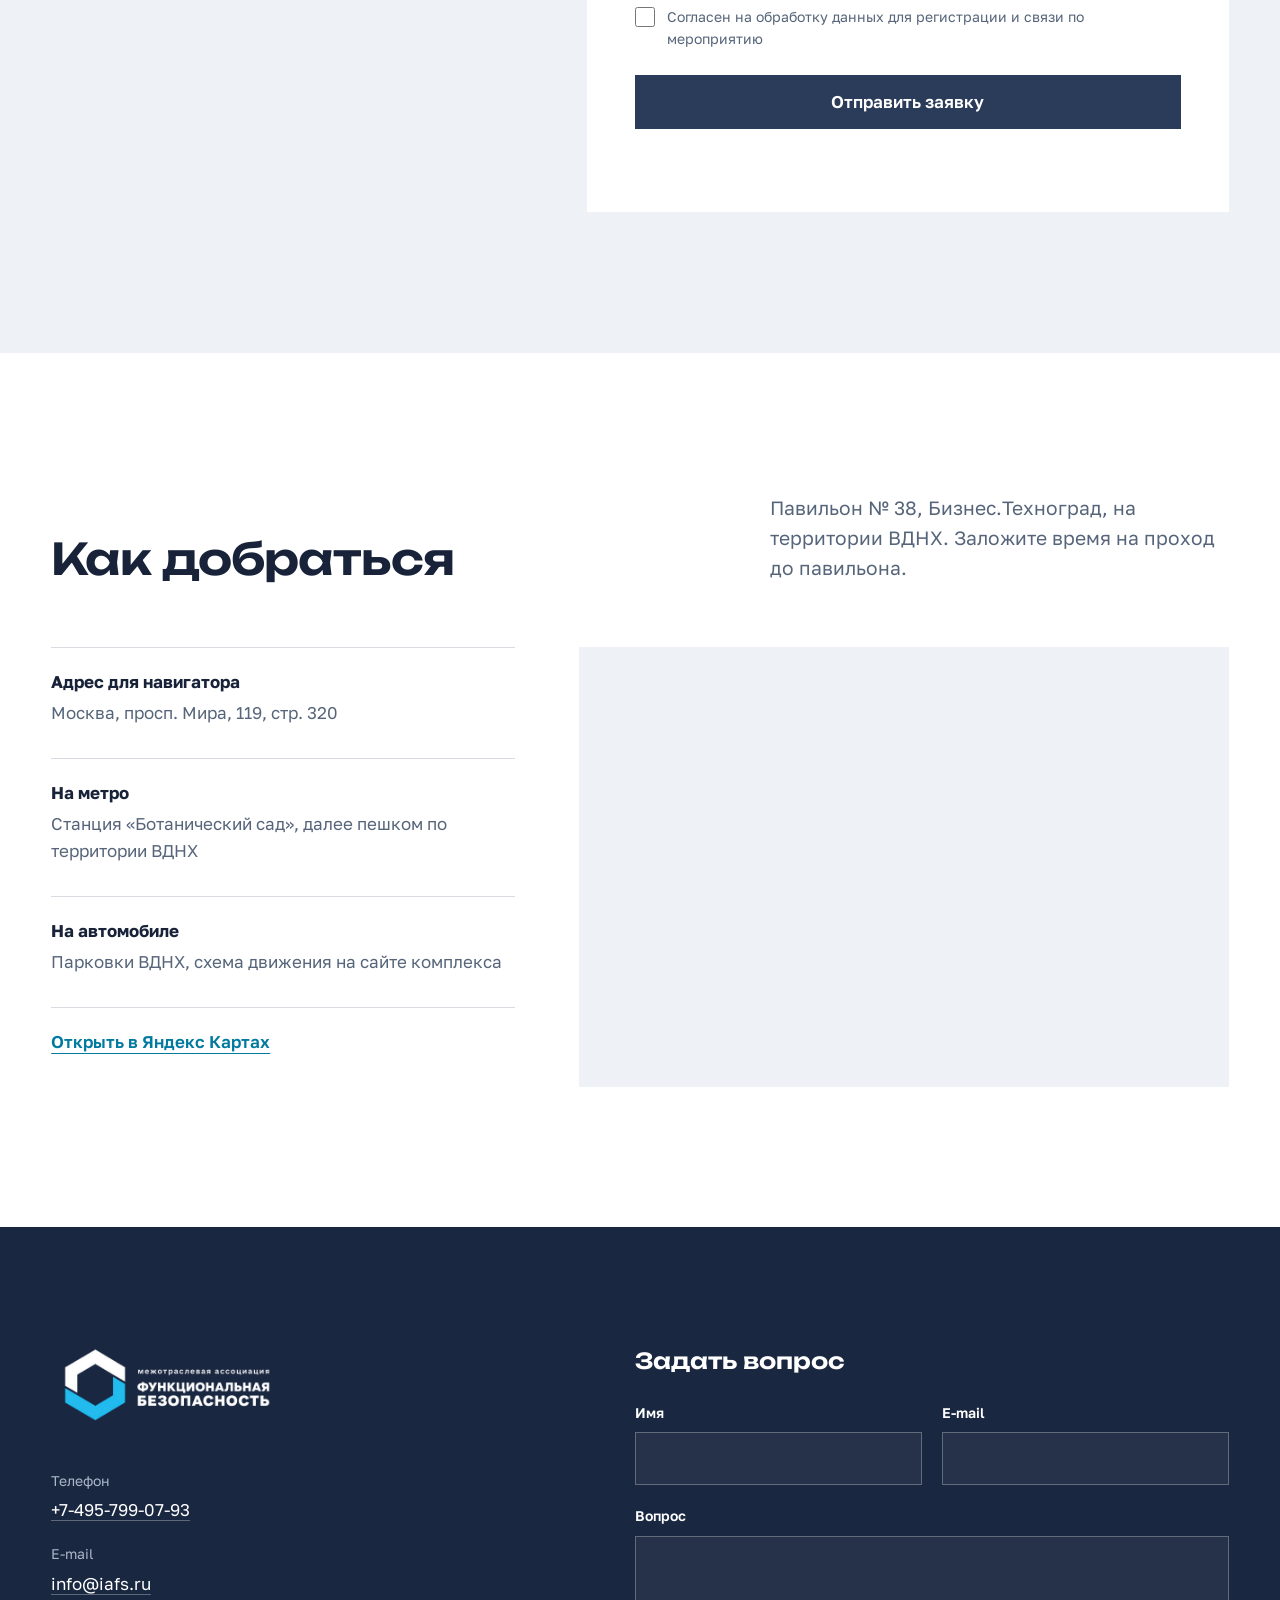
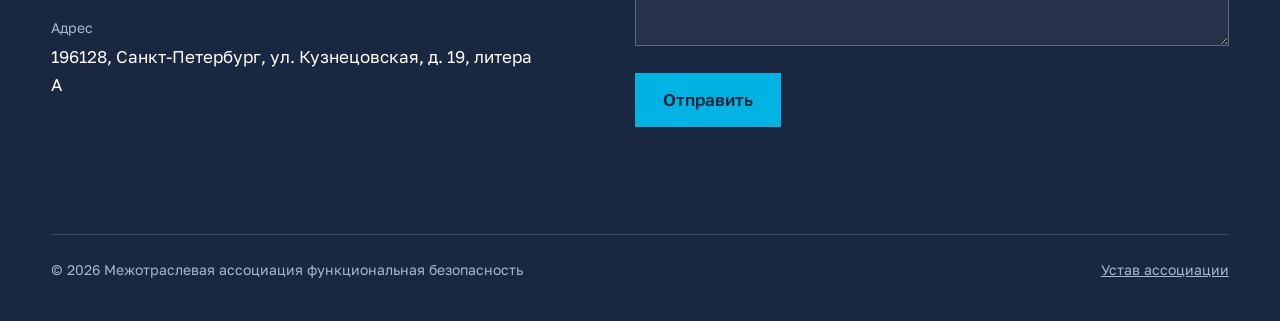
<file: forum/index.html>
<!DOCTYPE html>
<html lang="ru">
<head>
    <meta charset="UTF-8">
    <meta name="viewport" content="width=device-width, initial-scale=1.0">
    <title>Форум по функциональной безопасности, весна 2027 — МАФБ</title>
    <meta name="description" content="Межотраслевой форум по функциональной безопасности: весна 2027, Москва, ВДНХ, павильон № 38. Программа, спикеры и регистрация.">
    <meta name="theme-color" content="#1a2740">
    <link rel="icon" type="image/png" href="../img/favicon.png">
    <link rel="preload" href="../fonts/unbounded-cyrillic-700-normal.woff2" as="font" type="font/woff2" crossorigin>
    <script>document.documentElement.classList.add("js");</script>
    <link rel="stylesheet" href="../assets/style.css">
</head>
<body>

<header class="header">
    <div class="wrap">
        <a class="logo" href="../index.html" aria-label="МАФБ, на главную"><img src="../img/MAFB.png" alt="Межотраслевая ассоциация функциональная безопасность" width="1024" height="388"></a>
        <button class="menu-btn" type="button" aria-expanded="false" aria-controls="nav">Меню</button>
        <nav class="nav" id="nav" aria-label="Основная навигация">
            <a href="../index.html#cycle">Компетенции</a>
            <a href="index.html" aria-current="page">Форум</a>
            <a href="../knowledge/index.html">База знаний</a>
            <a href="#program">Программа</a>
            <a href="#route">Как добраться</a>
            <a href="#contacts">Контакты</a>
        </nav>
        <a href="#registration" class="btn">Зарегистрироваться</a>
    </div>
</header>

<main>
    <section class="page-hero" aria-labelledby="forum-title">
        <svg class="hero-bracket" viewBox="-110 -110 220 220" aria-hidden="true">
            <path d="M -86.6 26 L -86.6 -50 L 0 -100 L 86.6 -50 L 86.6 2" fill="none" stroke="#ffffff" stroke-width="18"/>
            <path d="M 86.6 20 L 86.6 50 L 0 100 L -86.6 50 L -86.6 42" fill="none" stroke="#00b3e3" stroke-width="18"/>
        </svg>
        <div class="wrap">
            <p class="crumbs"><a href="../index.html">МАФБ</a> / Форум</p>
            <div class="forum-hero-grid">
                <div>
                    <p class="forum-hero-when">Весна<br>2027</p>
                    <h1 class="display" id="forum-title">Межотраслевой форум по функциональной безопасности</h1>
                </div>
                <div class="event-card">
                    <dl>
                        <div><dt>Где</dt><dd>Москва, ВДНХ, павильон № 38, Бизнес.Техноград</dd></div>
                        <div><dt>Когда</dt><dd>Весна 2027, точная дата будет объявлена</dd></div>
                        <div><dt>Формат</dt><dd>Один день, очно, по предварительной регистрации</dd></div>
                        <div><dt>Участники</dt><dd>Около 300 специалистов из разных отраслей</dd></div>
                    </dl>
                    <div class="hero-actions">
                        <a href="#registration" class="btn">Зарегистрироваться</a>
                        <a href="#program" class="btn btn-ghost">Программа</a>
                    </div>
                </div>
            </div>
        </div>
    </section>

    <section class="section" aria-labelledby="themes-title">
        <div class="wrap">
            <div class="head-split">
                <h2 class="h2" id="themes-title">Один день, вся отрасль</h2>
                <p class="lead">Промышленность, энергетика, машиностроение, транспорт, нефтегаз и ИТ обсуждают единые подходы к функциональной безопасности.</p>
            </div>
            <div class="themes">
                <div class="theme"><h3>Нормативная база</h3><p>ГОСТ Р МЭК 61508, 61511, отраслевые требования и работа с жизненным циклом безопасности.</p></div>
                <div class="theme"><h3>Инженерная практика</h3><p>HAZOP, LOPA, FTA, назначение УПБ, верификация требований и сопровождение систем ПАЗ.</p></div>
                <div class="theme"><h3>Технологии и рынок</h3><p>Отечественные решения, испытания, сертификация, безопасное ПО, отношения заказчиков и поставщиков.</p></div>
            </div>
            <div class="audience" aria-label="Для кого форум">
                <span>Руководители</span><span>Главные инженеры</span><span>Интеграторы</span><span>Разработчики ПО</span><span>Риск-аналитики</span><span>Эксперты по сертификации</span>
            </div>
        </div>
    </section>

    <section class="section mist" id="program" aria-labelledby="program-title">
        <div class="wrap">
            <div class="head-split">
                <h2 class="h2" id="program-title">Программа дня</h2>
                <p class="lead">Длина каждого отрезка на шкале равна его длительности. Нажмите на отрезок, чтобы перейти к подробностям. Программа предварительная.</p>
            </div>

            <div class="day" aria-label="Шкала дня с 09:00 до 18:30">
                <div class="day-bar">
                    <button class="day-seg break" style="flex: 0 0 10.53%" data-go="p-reg" type="button">Регистрация</button>
                    <button class="day-seg plenary" style="flex: 0 0 17.54%" data-go="p-plenary" type="button">Пленарная сессия</button>
                    <button class="day-seg break" style="flex: 0 0 10.53%" data-go="p-break" type="button">Выставка</button>
                    <button class="day-seg parallel" style="flex: 0 0 28.07%" data-go="p-parallel" type="button">Три параллельные секции</button>
                    <span class="day-seg gap" style="flex: 0 0 1.75%" aria-hidden="true"></span>
                    <button class="day-seg evening" style="flex: 0 0 31.58%" data-go="p-evening" type="button">Фуршет и общение</button>
                </div>
                <div class="day-ticks" aria-hidden="true">
                    <span style="left: 0">09:00</span>
                    <span class="minor" style="left: 10.53%">10:00</span>
                    <span class="minor" style="left: 28.07%">11:40</span>
                    <span style="left: 38.6%">12:40</span>
                    <span class="minor" style="left: 68.42%">15:30</span>
                    <span style="left: 100%">18:30</span>
                </div>
            </div>

            <div class="program">
                <div class="prog-block is-break" id="p-reg">
                    <p class="prog-time">09:00<span class="prog-kind">60 минут</span></p>
                    <div class="prog-body"><h3>Регистрация, выставка, кофе</h3><p>Выдача бейджей и знакомство с экспозицией.</p></div>
                </div>
                <div class="prog-block" id="p-plenary">
                    <p class="prog-time">10:00<span class="prog-kind">Пленарная сессия</span></p>
                    <div class="prog-body talks">
                        <div class="talk"><span class="talk-time">10:00</span><div><h4>Межотраслевая ассоциация функциональной безопасности: цели, задачи, направления</h4><p class="speaker"><img src="../img/verveyko.jpg" alt="" width="720" height="960" loading="lazy">Александр Вервейко, СЦ «Эндьюренс»</p></div></div>
                        <div class="talk"><span class="talk-time">10:25</span><div><h4>Доклад «Экварта Гроуп»</h4><p class="speaker">Тема уточняется</p></div></div>
                        <div class="talk"><span class="talk-time">10:50</span><div><h4>Организационная культура как фундамент функциональной безопасности</h4><p class="speaker"><img src="../img/zyl.jpg" alt="" width="720" height="960" loading="lazy">Сергей Зыль, «СВД ВС»</p></div></div>
                        <div class="talk"><span class="talk-time">11:15</span><div><h4>Стандартизация в области функциональной безопасности в России и в мире</h4><p class="speaker"><img src="../img/kolchin.jpg" alt="" width="720" height="960" loading="lazy">Александр Колчин, ТК 058</p></div></div>
                    </div>
                </div>
                <div class="prog-block is-break" id="p-break">
                    <p class="prog-time">11:40<span class="prog-kind">60 минут</span></p>
                    <div class="prog-body"><h3>Выставка и кофе-брейк</h3></div>
                </div>
                <div class="prog-block" id="p-parallel">
                    <p class="prog-time">12:40<span class="prog-kind">до 15:20</span></p>
                    <div class="prog-body">
                        <h3>Параллельные секции</h3>
                        <p>Короткие доклады по 20 минут. Можно переходить между залами.</p>
                        <div class="lanes">
                            <div class="lane"><h4>Аппаратные средства и ПО</h4><p>Ведут «СВД ВС» и НИЦ ФБ</p></div>
                            <div class="lane"><h4>Технологические процессы</h4><p>Ведёт СЦ «Эндьюренс»</p></div>
                            <div class="lane"><h4>Транспорт</h4><p>Ведёт «Экварта Гроуп»</p></div>
                        </div>
                    </div>
                </div>
                <div class="prog-block" id="p-evening">
                    <p class="prog-time">15:30<span class="prog-kind">до 18:30</span></p>
                    <div class="prog-body"><h3>Фуршет</h3><p>Неформальное общение участников, партнёров и спикеров.</p></div>
                </div>
            </div>
        </div>
    </section>

    <section class="section navy" aria-labelledby="video-title">
        <div class="wrap video-grid">
            <div>
                <h2 class="h2" id="video-title">Как это было в 2025 году</h2>
                <p class="lead">Выступления экспертов, дискуссии и разговоры в кулуарах.</p>
                <a href="#registration" class="btn">Участвовать в 2027</a>
            </div>
            <div class="video-frame">
                <iframe title="Видео с форума по функциональной безопасности 2025 года" src="https://rutube.ru/play/embed/befe8a84035fe40f749fbac88878f22f" allow="clipboard-write; autoplay" allowfullscreen loading="lazy"></iframe>
            </div>
        </div>
    </section>

    <section class="join" id="registration" aria-labelledby="reg-title">
        <div class="wrap join-grid">
            <div>
                <h2 class="h2" id="reg-title">Регистрация</h2>
                <p class="lead">Мест на площадке ограниченное количество. После заявки оргкомитет подтвердит участие и пришлёт детали.</p>
                <ol class="steps">
                    <li><div><b>Заявка</b><span>Заполните форму, на каждого участника отдельно</span></div></li>
                    <li><div><b>Подтверждение</b><span>Оргкомитет свяжется с вами по почте или телефону</span></div></li>
                    <li><div><b>Бейдж на входе</b><span>Получите его на регистрации в 09:00</span></div></li>
                </ol>
            </div>
            <form id="forumRegistrationForm" class="form js-sheet" action="#" method="POST" data-form-type="forumRegistration">
                <h3>Заявка на участие</h3>
                <input type="hidden" name="formType" value="forumRegistration">
                <div class="field"><label for="company">Организация</label><input id="company" name="company" autocomplete="organization" required></div>
                <div class="fgrid">
                    <div class="field"><label for="fullName">ФИО</label><input id="fullName" name="fullName" autocomplete="name" required></div>
                    <div class="field"><label for="position">Должность</label><input id="position" name="position" autocomplete="organization-title" required></div>
                    <div class="field"><label for="email">E-mail</label><input id="email" name="email" type="email" autocomplete="email" required></div>
                    <div class="field"><label for="phone">Телефон</label><input id="phone" name="phone" type="tel" autocomplete="tel" required></div>
                    <div class="field"><label for="format">Формат участия</label>
                        <select id="format" name="format" required>
                            <option value="" selected disabled>Выберите</option>
                            <option value="Очное участие">Слушатель</option>
                            <option value="Выступление с докладом">Докладчик</option>
                            <option value="Партнерство">Партнёр</option>
                        </select>
                    </div>
                    <div class="field"><label for="topics">Темы <span class="opt">(необязательно)</span></label><input id="topics" name="topics" placeholder="SIL, ПАЗ, сертификация"></div>
                </div>
                <div class="field"><label for="comment">Комментарий <span class="opt">(необязательно)</span></label><textarea id="comment" name="comment" placeholder="Тема доклада или вопрос оргкомитету"></textarea></div>
                <label class="check" for="consent"><input type="checkbox" id="consent" name="consent" value="Да" required><span>Согласен на обработку данных для регистрации и связи по мероприятию</span></label>
                <button class="btn btn-navy" type="submit">Отправить заявку</button>
                <p class="form-status" aria-live="polite"></p>
            </form>
        </div>
    </section>

    <section class="section" id="route" aria-labelledby="route-title">
        <div class="wrap">
            <div class="head-split">
                <h2 class="h2" id="route-title">Как добраться</h2>
                <p class="lead">Павильон № 38, Бизнес.Техноград, на территории ВДНХ. Заложите время на проход до павильона.</p>
            </div>
            <div class="route-grid">
                <div class="route-list">
                    <div><b>Адрес для навигатора</b><span>Москва, просп. Мира, 119, стр. 320</span></div>
                    <div><b>На метро</b><span>Станция «Ботанический сад», далее пешком по территории ВДНХ</span></div>
                    <div><b>На автомобиле</b><span>Парковки ВДНХ, схема движения на сайте комплекса</span></div>
                    <div><a class="link" href="https://yandex.ru/maps/?ll=37.621389%2C55.839444&pt=37.621389%2C55.839444%2Cpm2rdm&z=17&text=%D0%91%D0%B8%D0%B7%D0%BD%D0%B5%D1%81.%D0%A2%D0%B5%D1%85%D0%BD%D0%BE%D0%B3%D1%80%D0%B0%D0%B4%2C%20%D0%BF%D0%B0%D0%B2%D0%B8%D0%BB%D1%8C%D0%BE%D0%BD%2038%2C%20%D0%92%D0%94%D0%9D%D0%A5" target="_blank" rel="noopener noreferrer">Открыть в Яндекс Картах</a></div>
                </div>
                <div class="map"><iframe title="Павильон № 38 на Яндекс Картах" src="https://yandex.ru/map-widget/v1/?ll=37.621389%2C55.839444&pt=37.621389%2C55.839444%2Cpm2rdm&z=17" allowfullscreen loading="lazy"></iframe></div>
            </div>
        </div>
    </section>
</main>

<footer class="footer" id="contacts">
    <div class="wrap">
        <div class="footer-grid">
            <div>
                <img class="logo-light" src="../img/MAFB-light.png" alt="Межотраслевая ассоциация функциональная безопасность" width="1024" height="388">
                <dl class="contacts">
                    <div><dt>Телефон</dt><dd><a href="tel:+74957990793">+7-495-799-07-93</a></dd></div>
                    <div><dt>E-mail</dt><dd><a href="mailto:info@iafs.ru">info@iafs.ru</a></dd></div>
                    <div><dt>Адрес</dt><dd>196128, Санкт-Петербург, ул. Кузнецовская, д. 19, литера А</dd></div>
                </dl>
            </div>
            <form id="feedbackForm" class="js-sheet" action="#" method="POST" data-form-type="feedback">
                <h3>Задать вопрос</h3>
                <input type="hidden" name="formType" value="feedback">
                <div class="fgrid">
                    <div class="field"><label for="name">Имя</label><input id="name" name="name" autocomplete="name" required></div>
                    <div class="field"><label for="email">E-mail</label><input id="email" name="email" type="email" autocomplete="email" required></div>
                </div>
                <div class="field"><label for="message">Вопрос</label><textarea id="message" name="message" required></textarea></div>
                <button class="btn" type="submit">Отправить</button>
                <p class="form-status" aria-live="polite"></p>
            </form>
        </div>
        <div class="footer-bottom">
            <span>© 2026 Межотраслевая ассоциация функциональная безопасность</span>
            <a href="../../%D0%A3%D1%81%D1%82%D0%B0%D0%B2%20%D0%BE%D0%BA%D0%BE%D0%BD%D1%87%D0%B0%D1%82%D0%B5%D0%BB%D1%8C%D0%BD%D0%B0%D1%8F%20%D1%80%D0%B5%D0%B4%D0%B0%D0%BA%D1%86%D0%B8%D1%8F.pdf" download>Устав ассоциации</a>
        </div>
    </div>
</footer>

<script src="../assets/antibot.js"></script>
<script src="../assets/site.js"></script>
<script>
    document.querySelectorAll("[data-go]").forEach(function (b) {
        b.addEventListener("click", function () { document.getElementById(b.dataset.go).scrollIntoView({ behavior: "smooth", block: "start" }); });
    });
</script>
</body>
</html>
</file>
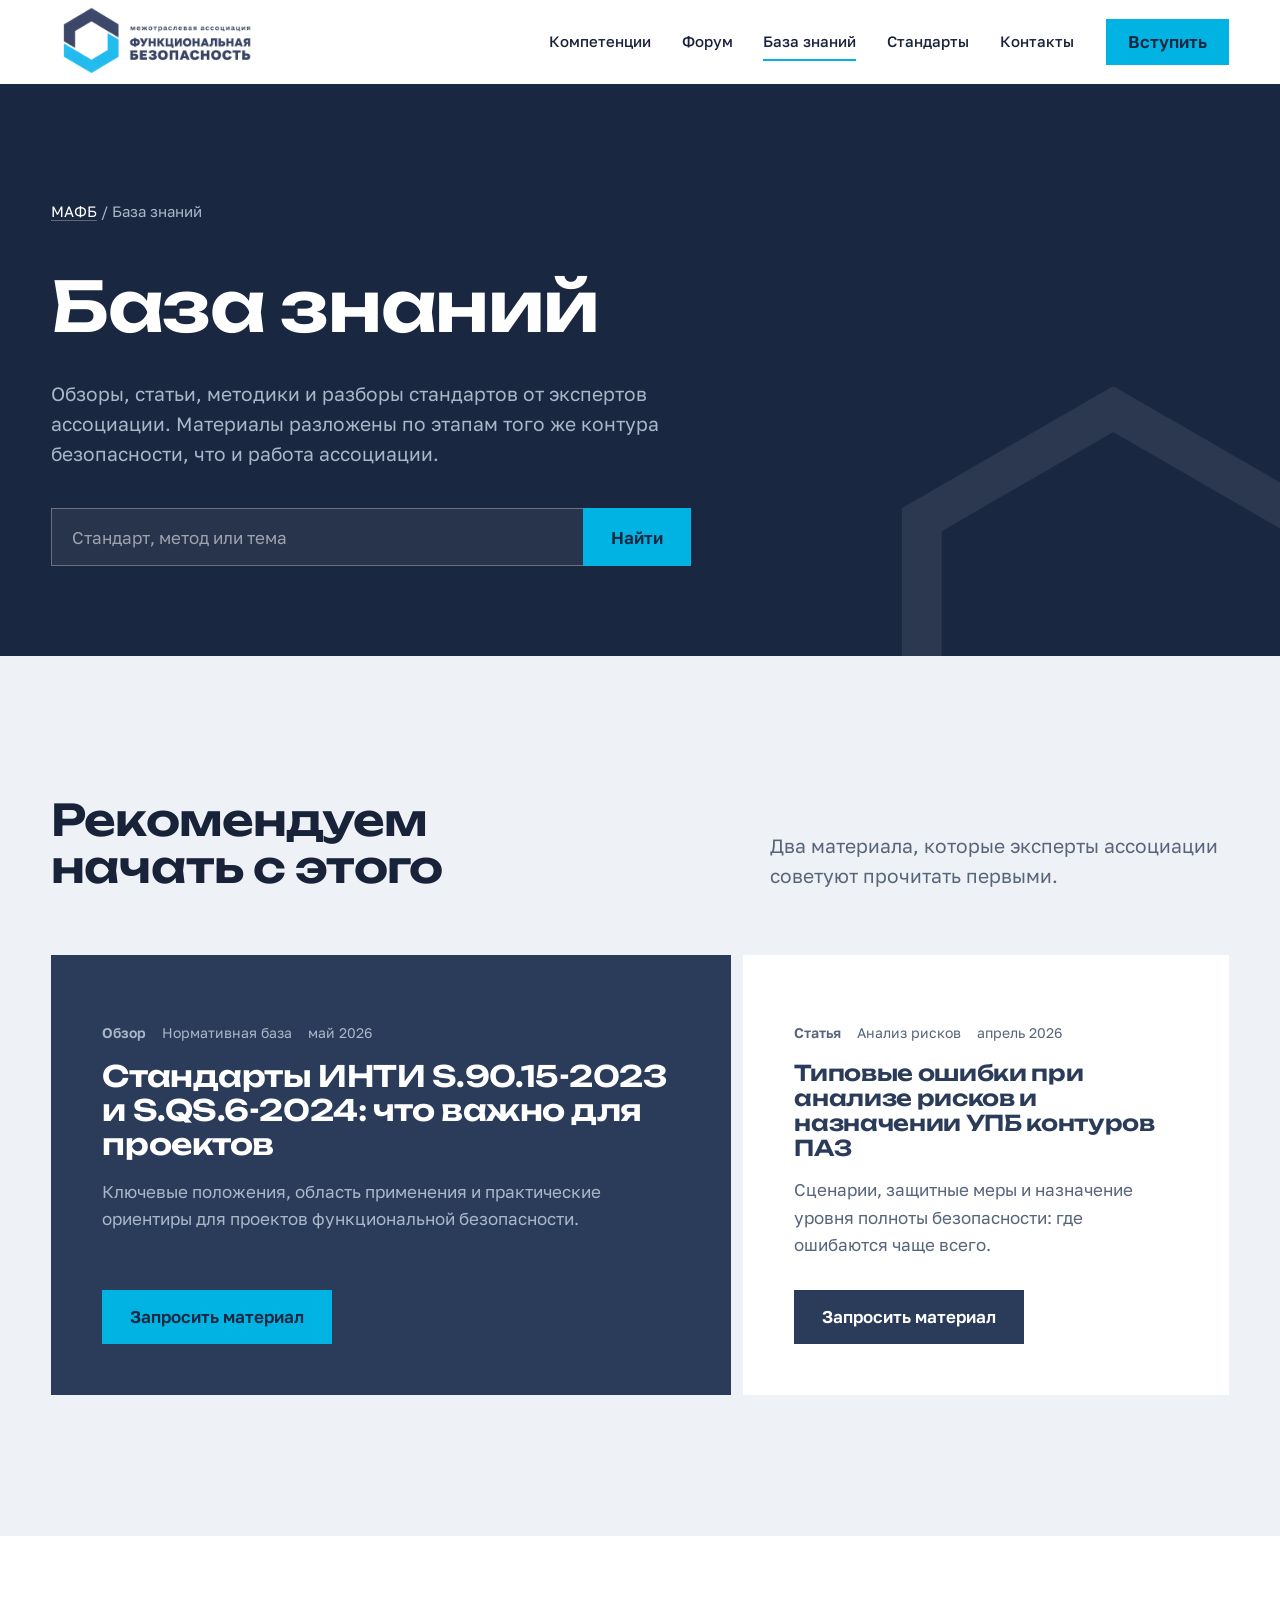
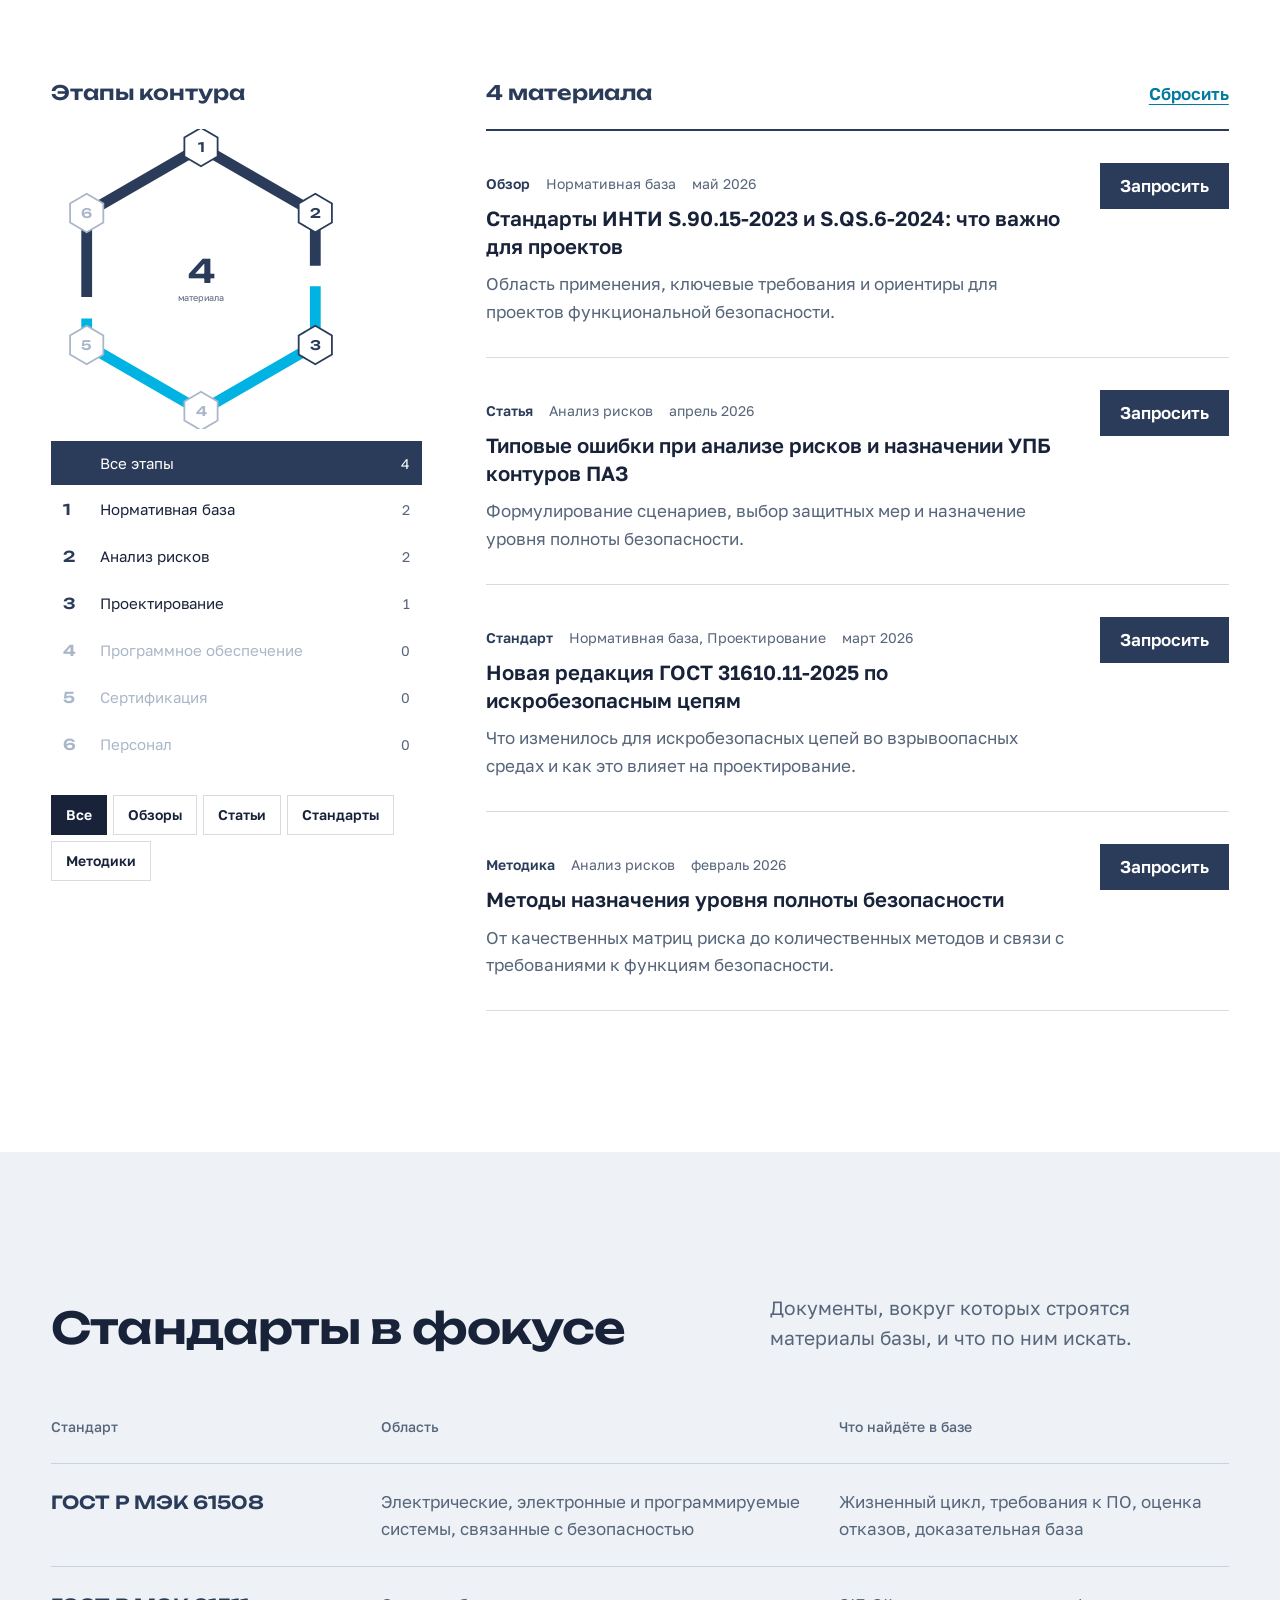
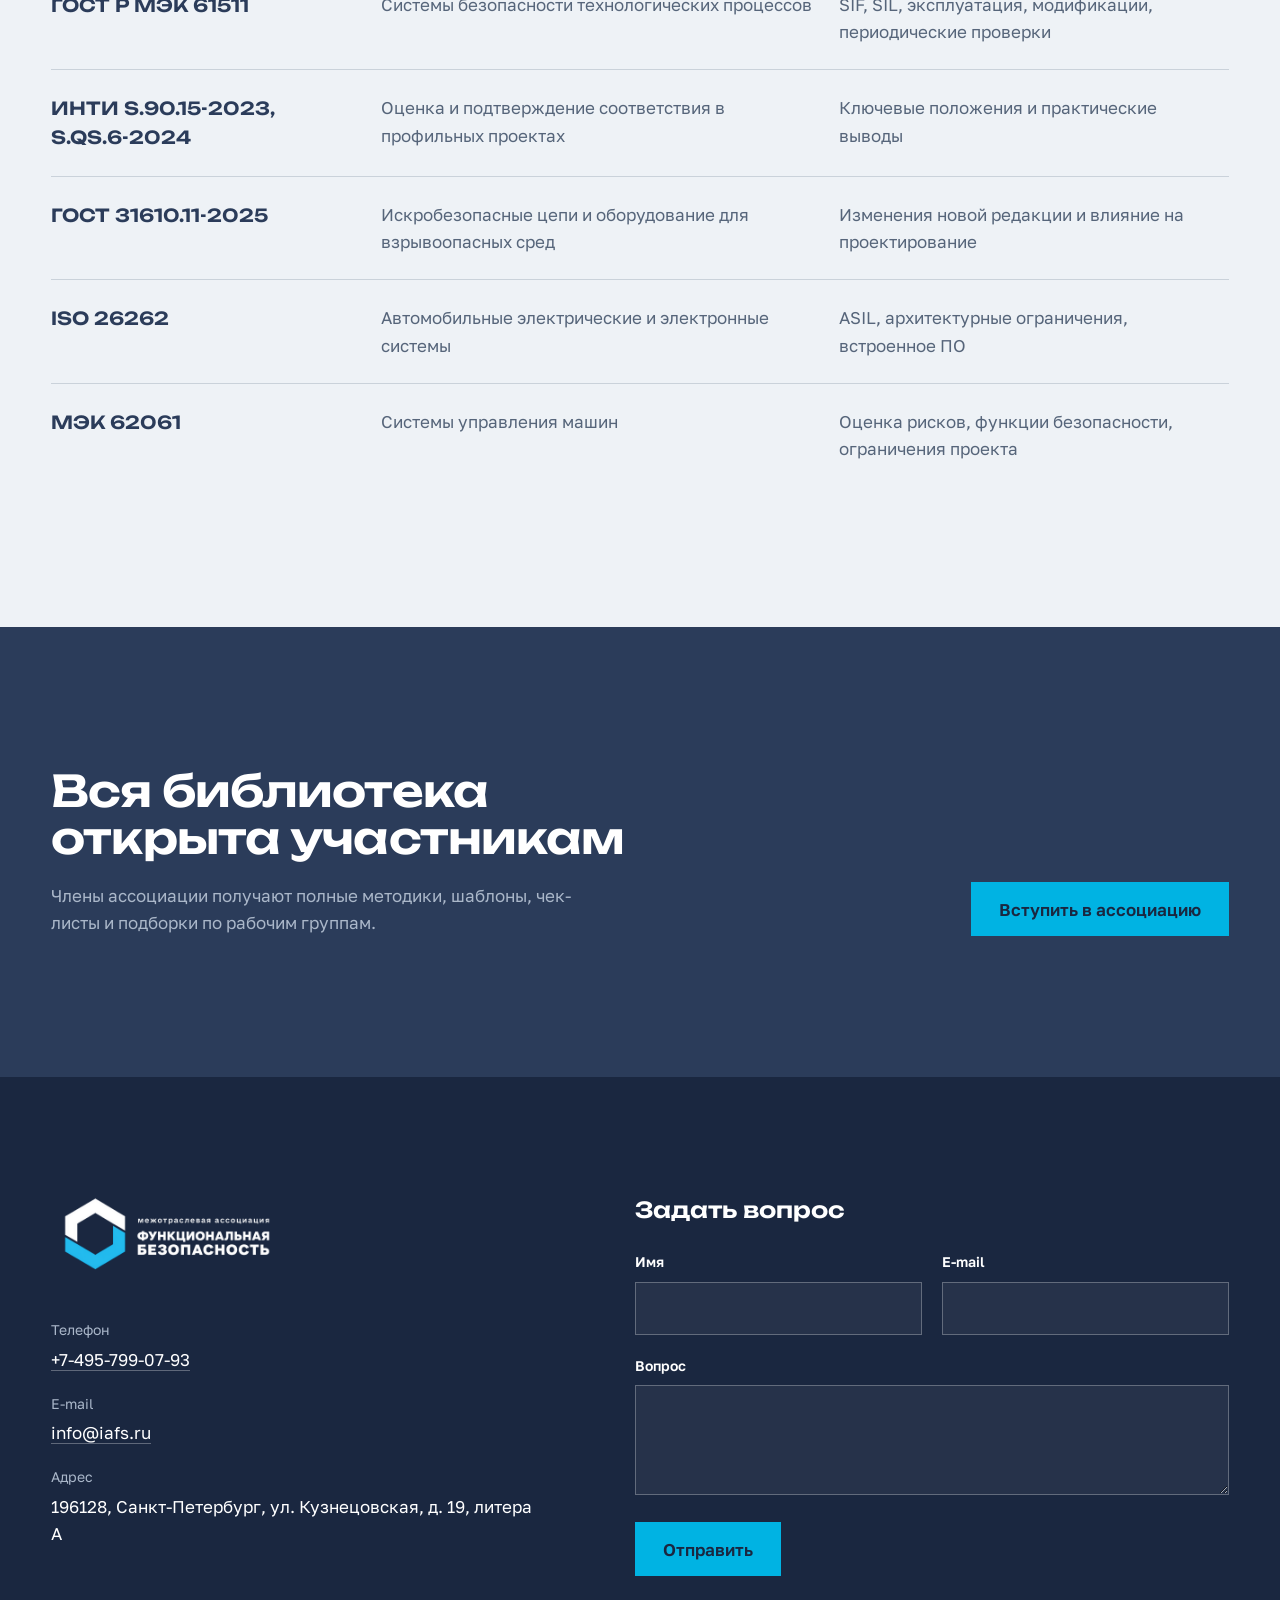
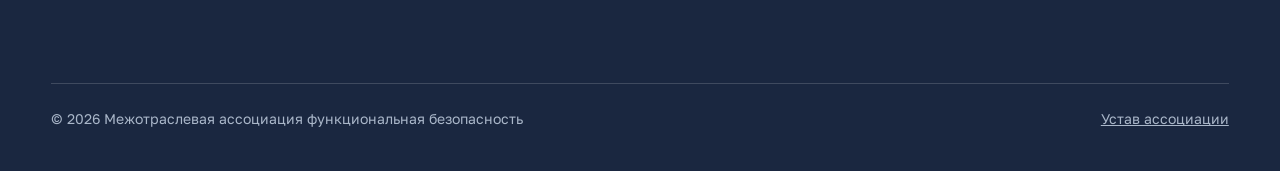
<file: knowledge/index.html>
<!DOCTYPE html>
<html lang="ru">
<head>
    <meta charset="UTF-8">
    <meta name="viewport" content="width=device-width, initial-scale=1.0">
    <title>База знаний — МАФБ</title>
    <meta name="description" content="Экспертные обзоры, статьи, методики и стандарты по функциональной безопасности, разложенные по этапам жизненного цикла.">
    <meta name="theme-color" content="#1a2740">
    <link rel="icon" type="image/png" href="../img/favicon.png">
    <link rel="preload" href="../fonts/unbounded-cyrillic-600-normal.woff2" as="font" type="font/woff2" crossorigin>
    <script>document.documentElement.classList.add("js");</script>
    <link rel="stylesheet" href="../assets/style.css">
</head>
<body>

<header class="header">
    <div class="wrap">
        <a class="logo" href="../index.html" aria-label="МАФБ, на главную"><img src="../img/MAFB.png" alt="Межотраслевая ассоциация функциональная безопасность" width="1024" height="388"></a>
        <button class="menu-btn" type="button" aria-expanded="false" aria-controls="nav">Меню</button>
        <nav class="nav" id="nav" aria-label="Основная навигация">
            <a href="../index.html#cycle">Компетенции</a>
            <a href="../forum/index.html">Форум</a>
            <a href="index.html" aria-current="page">База знаний</a>
            <a href="#standards">Стандарты</a>
            <a href="#contacts">Контакты</a>
        </nav>
        <a href="../index.html#join" class="btn">Вступить</a>
    </div>
</header>

<main>
    <section class="page-hero" aria-labelledby="kb-title">
        <svg class="hero-bracket" viewBox="-110 -110 220 220" aria-hidden="true">
            <path d="M -86.6 26 L -86.6 -50 L 0 -100 L 86.6 -50 L 86.6 2" fill="none" stroke="#ffffff" stroke-width="18"/>
            <path d="M 86.6 20 L 86.6 50 L 0 100 L -86.6 50 L -86.6 42" fill="none" stroke="#00b3e3" stroke-width="18"/>
        </svg>
        <div class="wrap">
            <p class="crumbs"><a href="../index.html">МАФБ</a> / База знаний</p>
            <h1 class="display" id="kb-title">База знаний</h1>
            <p class="lead">Обзоры, статьи, методики и разборы стандартов от экспертов ассоциации. Материалы разложены по этапам того же контура безопасности, что и работа ассоциации.</p>
            <div class="kb-search" role="search">
                <label class="vh" for="q">Поиск по материалам</label>
                <input id="q" type="search" placeholder="Стандарт, метод или тема" autocomplete="off">
                <a class="btn" href="#library">Найти</a>
            </div>
        </div>
    </section>

    <section class="section mist" aria-labelledby="featured-title">
        <div class="wrap">
            <div class="head-split">
                <h2 class="h2" id="featured-title">Рекомендуем начать с этого</h2>
                <p class="lead">Два материала, которые эксперты ассоциации советуют прочитать первыми.</p>
            </div>
            <div class="featured-mat">
                <article class="fm big">
                    <div>
                        <p class="mat-meta"><b>Обзор</b><span>Нормативная база</span><span>май 2026</span></p>
                        <h3>Стандарты ИНТИ S.90.15-2023 и S.QS.6-2024: что важно для проектов</h3>
                        <p>Ключевые положения, область применения и практические ориентиры для проектов функциональной безопасности.</p>
                    </div>
                    <button class="btn ask" type="button" data-title="ОБЗОР СТАНДАРТОВ ИНТИ S.90.15-2023 и S.QS.6-2024">Запросить материал</button>
                </article>
                <article class="fm small">
                    <div>
                        <p class="mat-meta"><b>Статья</b><span>Анализ рисков</span><span>апрель 2026</span></p>
                        <h3>Типовые ошибки при анализе рисков и назначении УПБ контуров ПАЗ</h3>
                        <p>Сценарии, защитные меры и назначение уровня полноты безопасности: где ошибаются чаще всего.</p>
                    </div>
                    <button class="btn btn-navy ask" type="button" data-title="ОШИБКИ ПРИ АНАЛИЗЕ РИСКОВ И НАЗНАЧЕНИИ УПБ КОНТУРОВ ПАЗ">Запросить материал</button>
                </article>
            </div>
        </div>
    </section>

    <section class="section" id="library" aria-labelledby="lib-title">
        <div class="wrap library">
            <aside class="filter" aria-labelledby="lib-title">
                <h2 id="lib-title">Этапы контура</h2>
                <svg class="filter-hex" viewBox="70 70 500 500" aria-hidden="true">
                    <path class="edge navy" d="M 129.5 350 L 129.5 210 L 320 100 L 510.5 210 L 510.5 298"/>
                    <path class="edge cyan" d="M 510.5 332 L 510.5 430 L 320 540 L 129.5 430 L 129.5 386"/>
                    <g class="hn" data-stage="0"><polygon points="320,68 347.7,84 347.7,116 320,132 292.3,116 292.3,84"/><text x="320" y="100">1</text></g>
                    <g class="hn" data-stage="1"><polygon points="510.5,178 538.2,194 538.2,226 510.5,242 482.8,226 482.8,194"/><text x="510.5" y="210">2</text></g>
                    <g class="hn" data-stage="2"><polygon points="510.5,398 538.2,414 538.2,446 510.5,462 482.8,446 482.8,414"/><text x="510.5" y="430">3</text></g>
                    <g class="hn" data-stage="3"><polygon points="320,508 347.7,524 347.7,556 320,572 292.3,556 292.3,524"/><text x="320" y="540">4</text></g>
                    <g class="hn" data-stage="4"><polygon points="129.5,398 157.2,414 157.2,446 129.5,462 101.8,446 101.8,414"/><text x="129.5" y="430">5</text></g>
                    <g class="hn" data-stage="5"><polygon points="129.5,178 157.2,194 157.2,226 129.5,242 101.8,226 101.8,194"/><text x="129.5" y="210">6</text></g>
                    <text class="center" id="hexCount" x="320" y="306">4</text>
                    <text class="center-sub" id="hexSub" x="320" y="356">материала</text>
                </svg>
                <div class="stage-list" id="stageList">
                    <button class="stage-btn" type="button" data-stage="all" aria-pressed="true"><span class="n"></span><span>Все этапы</span><span class="c"></span></button>
                    <button class="stage-btn" type="button" data-stage="0" aria-pressed="false"><span class="n">1</span><span>Нормативная база</span><span class="c"></span></button>
                    <button class="stage-btn" type="button" data-stage="1" aria-pressed="false"><span class="n">2</span><span>Анализ рисков</span><span class="c"></span></button>
                    <button class="stage-btn" type="button" data-stage="2" aria-pressed="false"><span class="n">3</span><span>Проектирование</span><span class="c"></span></button>
                    <button class="stage-btn" type="button" data-stage="3" aria-pressed="false"><span class="n">4</span><span>Программное обеспечение</span><span class="c"></span></button>
                    <button class="stage-btn" type="button" data-stage="4" aria-pressed="false"><span class="n">5</span><span>Сертификация</span><span class="c"></span></button>
                    <button class="stage-btn" type="button" data-stage="5" aria-pressed="false"><span class="n">6</span><span>Персонал</span><span class="c"></span></button>
                </div>
                <div class="types" id="types" role="group" aria-label="Тип материала">
                    <button class="type-btn" type="button" data-type="all" aria-pressed="true">Все</button>
                    <button class="type-btn" type="button" data-type="Обзор" aria-pressed="false">Обзоры</button>
                    <button class="type-btn" type="button" data-type="Статья" aria-pressed="false">Статьи</button>
                    <button class="type-btn" type="button" data-type="Стандарт" aria-pressed="false">Стандарты</button>
                    <button class="type-btn" type="button" data-type="Методика" aria-pressed="false">Методики</button>
                </div>
            </aside>
            <div>
                <div class="lib-top"><p class="count" id="count" aria-live="polite">4 материала</p><button type="button" id="reset">Сбросить</button></div>
                <div id="list"></div>
                <p class="empty-note" id="empty">На этом этапе материалы готовятся. Выберите другой этап или сбросьте фильтры.</p>
            </div>
        </div>
    </section>

    <section class="section mist" id="standards" aria-labelledby="std-title">
        <div class="wrap">
            <div class="head-split">
                <h2 class="h2" id="std-title">Стандарты в фокусе</h2>
                <p class="lead">Документы, вокруг которых строятся материалы базы, и что по ним искать.</p>
            </div>
            <table class="std-table">
                <thead><tr><th scope="col">Стандарт</th><th scope="col">Область</th><th scope="col">Что найдёте в базе</th></tr></thead>
                <tbody>
                    <tr><th scope="row">ГОСТ Р МЭК 61508</th><td>Электрические, электронные и программируемые системы, связанные с безопасностью</td><td>Жизненный цикл, требования к ПО, оценка отказов, доказательная база</td></tr>
                    <tr><th scope="row">ГОСТ Р МЭК 61511</th><td>Системы безопасности технологических процессов</td><td>SIF, SIL, эксплуатация, модификации, периодические проверки</td></tr>
                    <tr><th scope="row">ИНТИ S.90.15-2023, S.QS.6-2024</th><td>Оценка и подтверждение соответствия в профильных проектах</td><td>Ключевые положения и практические выводы</td></tr>
                    <tr><th scope="row">ГОСТ 31610.11-2025</th><td>Искробезопасные цепи и оборудование для взрывоопасных сред</td><td>Изменения новой редакции и влияние на проектирование</td></tr>
                    <tr><th scope="row">ISO 26262</th><td>Автомобильные электрические и электронные системы</td><td>ASIL, архитектурные ограничения, встроенное ПО</td></tr>
                    <tr><th scope="row">МЭК 62061</th><td>Системы управления машин</td><td>Оценка рисков, функции безопасности, ограничения проекта</td></tr>
                </tbody>
            </table>
        </div>
    </section>

    <section class="section navy" aria-labelledby="cta-title">
        <div class="wrap cta-band">
            <div>
                <h2 class="h2" id="cta-title">Вся библиотека открыта участникам</h2>
                <p>Члены ассоциации получают полные методики, шаблоны, чек-листы и подборки по рабочим группам.</p>
            </div>
            <a class="btn" href="../index.html#join">Вступить в ассоциацию</a>
        </div>
    </section>
</main>

<footer class="footer" id="contacts">
    <div class="wrap">
        <div class="footer-grid">
            <div>
                <img class="logo-light" src="../img/MAFB-light.png" alt="Межотраслевая ассоциация функциональная безопасность" width="1024" height="388">
                <dl class="contacts">
                    <div><dt>Телефон</dt><dd><a href="tel:+74957990793">+7-495-799-07-93</a></dd></div>
                    <div><dt>E-mail</dt><dd><a href="mailto:info@iafs.ru">info@iafs.ru</a></dd></div>
                    <div><dt>Адрес</dt><dd>196128, Санкт-Петербург, ул. Кузнецовская, д. 19, литера А</dd></div>
                </dl>
            </div>
            <form id="feedbackForm" class="js-sheet" action="#" method="POST" data-form-type="feedback">
                <h3>Задать вопрос</h3>
                <input type="hidden" name="formType" value="feedback">
                <div class="fgrid">
                    <div class="field"><label for="name">Имя</label><input id="name" name="name" autocomplete="name" required></div>
                    <div class="field"><label for="email">E-mail</label><input id="email" name="email" type="email" autocomplete="email" required></div>
                </div>
                <div class="field"><label for="message">Вопрос</label><textarea id="message" name="message" required></textarea></div>
                <button class="btn" type="submit">Отправить</button>
                <p class="form-status" aria-live="polite"></p>
            </form>
        </div>
        <div class="footer-bottom">
            <span>© 2026 Межотраслевая ассоциация функциональная безопасность</span>
            <a href="../../%D0%A3%D1%81%D1%82%D0%B0%D0%B2%20%D0%BE%D0%BA%D0%BE%D0%BD%D1%87%D0%B0%D1%82%D0%B5%D0%BB%D1%8C%D0%BD%D0%B0%D1%8F%20%D1%80%D0%B5%D0%B4%D0%B0%D0%BA%D1%86%D0%B8%D1%8F.pdf" download>Устав ассоциации</a>
        </div>
    </div>
</footer>

<div class="modal" id="modal" hidden>
    <div class="modal-card" role="dialog" aria-modal="true" aria-labelledby="modal-title">
        <div class="modal-head"><h2 id="modal-title">Запрос материала</h2><button class="modal-close" type="button" data-close aria-label="Закрыть">×</button></div>
        <p class="modal-what" id="modalWhat"></p>
        <form id="knowledgeAccessForm" class="js-sheet" action="#" method="POST" data-form-type="knowledgeAccess">
            <input type="hidden" name="formType" value="knowledgeAccess">
            <input type="hidden" name="materialTitle" id="materialTitle" data-keep>
            <div class="field"><label for="accessFullName">ФИО</label><input id="accessFullName" name="fullName" autocomplete="name" required></div>
            <div class="field"><label for="accessEmail">E-mail</label><input id="accessEmail" name="email" type="email" autocomplete="email" required></div>
            <button class="btn btn-navy" type="submit">Отправить запрос</button>
            <p class="form-status" aria-live="polite"></p>
        </form>
    </div>
</div>

<script src="../assets/antibot.js"></script>
<script src="../assets/site.js"></script>
<script>
(function () {
    var stagesNames = ["Нормативная база", "Анализ рисков", "Проектирование", "Программное обеспечение", "Сертификация", "Персонал"];
    var materials = [
        { title: "Стандарты ИНТИ S.90.15-2023 и S.QS.6-2024: что важно для проектов", request: "ОБЗОР СТАНДАРТОВ ИНТИ S.90.15-2023 и S.QS.6-2024", type: "Обзор", date: "май 2026", stages: [0], text: "Область применения, ключевые требования и ориентиры для проектов функциональной безопасности." },
        { title: "Типовые ошибки при анализе рисков и назначении УПБ контуров ПАЗ", request: "ОШИБКИ ПРИ АНАЛИЗЕ РИСКОВ И НАЗНАЧЕНИИ УПБ КОНТУРОВ ПАЗ", type: "Статья", date: "апрель 2026", stages: [1], text: "Формулирование сценариев, выбор защитных мер и назначение уровня полноты безопасности." },
        { title: "Новая редакция ГОСТ 31610.11-2025 по искробезопасным цепям", request: "Новая версия стандарта по искробезопасным цепям ГОСТ 31610.11-2025", type: "Стандарт", date: "март 2026", stages: [0, 2], text: "Что изменилось для искробезопасных цепей во взрывоопасных средах и как это влияет на проектирование." },
        { title: "Методы назначения уровня полноты безопасности", request: "МЕТОДЫ НАЗНАЧЕНИЯ УРОВНЯ ПОЛНОТЫ БЕЗОПАСНОСТИ", type: "Методика", date: "февраль 2026", stages: [1], text: "От качественных матриц риска до количественных методов и связи с требованиями к функциям безопасности." }
    ];
    var state = { stage: "all", type: "all", q: "" };
    var list = document.getElementById("list"), count = document.getElementById("count"), empty = document.getElementById("empty");
    var esc = function (v) { return String(v).replace(/&/g, "&amp;").replace(/</g, "&lt;").replace(/>/g, "&gt;").replace(/"/g, "&quot;"); };
    function plural(n) { var m10 = n % 10, m100 = n % 100; if (m10 === 1 && m100 !== 11) return "материал"; if (m10 >= 2 && m10 <= 4 && (m100 < 12 || m100 > 14)) return "материала"; return "материалов"; }
    function match(m, ignoreStage) {
        var okS = ignoreStage || state.stage === "all" || m.stages.indexOf(Number(state.stage)) > -1;
        var okT = state.type === "all" || m.type === state.type;
        var hay = (m.title + " " + m.text + " " + m.type + " " + m.stages.map(function (s) { return stagesNames[s]; }).join(" ")).toLowerCase();
        return okS && okT && (!state.q || hay.indexOf(state.q.toLowerCase()) > -1);
    }
    function render() {
        var items = materials.filter(function (m) { return match(m); });
        list.innerHTML = items.map(function (m) {
            return '<article class="mat"><div><p class="mat-meta"><b>' + esc(m.type) + '</b><span>' + m.stages.map(function (s) { return esc(stagesNames[s]); }).join(", ") + '</span><span>' + esc(m.date) + '</span></p><h3>' + esc(m.title) + '</h3><p>' + esc(m.text) + '</p></div><button class="btn btn-navy ask" type="button" data-title="' + esc(m.request) + '">Запросить</button></article>';
        }).join("");
        count.textContent = items.length + " " + plural(items.length);
        empty.style.display = items.length ? "none" : "block";
        /* счётчики по этапам с учётом типа и поиска */
        document.querySelectorAll(".stage-btn").forEach(function (b) {
            var s = b.dataset.stage;
            var n = materials.filter(function (m) { return match(m, true) && (s === "all" || m.stages.indexOf(Number(s)) > -1); }).length;
            b.querySelector(".c").textContent = n;
            b.disabled = s !== "all" && n === 0 && state.stage !== s;
            b.setAttribute("aria-pressed", String(state.stage === s));
        });
        document.querySelectorAll(".hn").forEach(function (g) {
            var s = Number(g.dataset.stage);
            var n = materials.filter(function (m) { return match(m, true) && m.stages.indexOf(s) > -1; }).length;
            g.classList.toggle("is-on", String(s) === state.stage);
            g.classList.toggle("is-empty", n === 0);
        });
        document.getElementById("hexCount").textContent = items.length;
        document.getElementById("hexSub").textContent = plural(items.length);
    }
    function setStage(s) { state.stage = (state.stage === s && s !== "all") ? "all" : s; render(); }
    document.querySelectorAll(".stage-btn").forEach(function (b) { b.addEventListener("click", function () { setStage(b.dataset.stage); }); });
    document.querySelectorAll(".hn").forEach(function (g) { g.addEventListener("click", function () { if (!g.classList.contains("is-empty")) setStage(g.dataset.stage); }); });
    document.querySelectorAll(".type-btn").forEach(function (b) {
        b.addEventListener("click", function () {
            state.type = b.dataset.type;
            document.querySelectorAll(".type-btn").forEach(function (x) { x.setAttribute("aria-pressed", String(x === b)); });
            render();
        });
    });
    var q = document.getElementById("q");
    q.addEventListener("input", function () { state.q = q.value.trim(); render(); });
    q.addEventListener("keydown", function (e) { if (e.key === "Enter") document.getElementById("library").scrollIntoView({ behavior: "smooth" }); });
    document.getElementById("reset").addEventListener("click", function () {
        state = { stage: "all", type: "all", q: "" }; q.value = "";
        document.querySelectorAll(".type-btn").forEach(function (x) { x.setAttribute("aria-pressed", String(x.dataset.type === "all")); });
        render();
    });

    /* окно запроса материала */
    var modal = document.getElementById("modal"), last = null;
    document.addEventListener("click", function (e) {
        var b = e.target.closest(".ask");
        if (b) {
            last = b;
            document.getElementById("modalWhat").textContent = "Материал: " + b.dataset.title;
            document.getElementById("materialTitle").value = b.dataset.title;
            modal.querySelector(".form-status").textContent = "";
            modal.hidden = false;
            setTimeout(function () { document.getElementById("accessFullName").focus(); }, 0);
            return;
        }
        if (e.target === modal || e.target.closest("[data-close]")) { modal.hidden = true; if (last) last.focus(); }
    });
    document.addEventListener("keydown", function (e) { if (e.key === "Escape" && !modal.hidden) { modal.hidden = true; if (last) last.focus(); } });

    render();
}());
</script>
</body>
</html>
</file>
<file: assets/style.css>
/* МАФБ — концепт. Общие стили для всех страниц */
/* Шрифты лежат рядом с сайтом */
@font-face { font-family: "Unbounded"; font-weight: 500; font-display: swap; src: url("../fonts/unbounded-cyrillic-500-normal.woff2") format("woff2"); unicode-range: U+0400-045F, U+0490-0491, U+04B0-04B1, U+2116; }
@font-face { font-family: "Unbounded"; font-weight: 500; font-display: swap; src: url("../fonts/unbounded-latin-500-normal.woff2") format("woff2"); unicode-range: U+0000-00FF, U+2000-206F, U+2212; }
@font-face { font-family: "Unbounded"; font-weight: 600; font-display: swap; src: url("../fonts/unbounded-cyrillic-600-normal.woff2") format("woff2"); unicode-range: U+0400-045F, U+0490-0491, U+04B0-04B1, U+2116; }
@font-face { font-family: "Unbounded"; font-weight: 600; font-display: swap; src: url("../fonts/unbounded-latin-600-normal.woff2") format("woff2"); unicode-range: U+0000-00FF, U+2000-206F, U+2212; }
@font-face { font-family: "Unbounded"; font-weight: 700; font-display: swap; src: url("../fonts/unbounded-cyrillic-700-normal.woff2") format("woff2"); unicode-range: U+0400-045F, U+0490-0491, U+04B0-04B1, U+2116; }
@font-face { font-family: "Unbounded"; font-weight: 700; font-display: swap; src: url("../fonts/unbounded-latin-700-normal.woff2") format("woff2"); unicode-range: U+0000-00FF, U+2000-206F, U+2212; }
@font-face { font-family: "Golos Text"; font-weight: 400; font-display: swap; src: url("../fonts/golos-text-cyrillic-400-normal.woff2") format("woff2"); unicode-range: U+0400-045F, U+0490-0491, U+04B0-04B1, U+2116; }
@font-face { font-family: "Golos Text"; font-weight: 400; font-display: swap; src: url("../fonts/golos-text-latin-400-normal.woff2") format("woff2"); unicode-range: U+0000-00FF, U+2000-206F, U+2212; }
@font-face { font-family: "Golos Text"; font-weight: 500; font-display: swap; src: url("../fonts/golos-text-cyrillic-500-normal.woff2") format("woff2"); unicode-range: U+0400-045F, U+0490-0491, U+04B0-04B1, U+2116; }
@font-face { font-family: "Golos Text"; font-weight: 500; font-display: swap; src: url("../fonts/golos-text-latin-500-normal.woff2") format("woff2"); unicode-range: U+0000-00FF, U+2000-206F, U+2212; }
@font-face { font-family: "Golos Text"; font-weight: 600; font-display: swap; src: url("../fonts/golos-text-cyrillic-600-normal.woff2") format("woff2"); unicode-range: U+0400-045F, U+0490-0491, U+04B0-04B1, U+2116; }
@font-face { font-family: "Golos Text"; font-weight: 600; font-display: swap; src: url("../fonts/golos-text-latin-600-normal.woff2") format("woff2"); unicode-range: U+0000-00FF, U+2000-206F, U+2212; }
@font-face { font-family: "Golos Text"; font-weight: 700; font-display: swap; src: url("../fonts/golos-text-cyrillic-700-normal.woff2") format("woff2"); unicode-range: U+0400-045F, U+0490-0491, U+04B0-04B1, U+2116; }
@font-face { font-family: "Golos Text"; font-weight: 700; font-display: swap; src: url("../fonts/golos-text-latin-700-normal.woff2") format("woff2"); unicode-range: U+0000-00FF, U+2000-206F, U+2212; }

:root {
    /* Цвета логотипа и их производные */
    --navy: #2b3c5a;
    --navy-deep: #1a2740;
    --cyan: #00b3e3;
    --cyan-hover: #3bcaf2;
    --cyan-text: #007a9f;
    --ink: #18233a;
    --steel: #56657a;
    --steel-light: #aab7c9;
    --mist: #eef2f6;
    --white: #ffffff;
    --rule: rgba(43, 60, 90, 0.18);
    --rule-light: rgba(255, 255, 255, 0.16);

    --display: "Unbounded", "Golos Text", Arial, sans-serif;
    --text: "Golos Text", "Segoe UI", Arial, sans-serif;

    --gutter: clamp(16px, 4vw, 56px);
    --max: 1320px;
    --space: clamp(88px, 11vw, 168px);
}

*, *::before, *::after { box-sizing: border-box; }
html { scroll-behavior: smooth; -webkit-text-size-adjust: 100%; }
body { margin: 0; font-family: var(--text); font-size: 17px; line-height: 1.6; color: var(--ink); background: var(--white); overflow-x: hidden; }
img { display: block; max-width: 100%; }
h1, h2, h3, p, ul, ol, dl, dd, figure { margin: 0; }
ul, ol { padding: 0; list-style: none; }
a { color: inherit; }
:focus-visible { outline: 3px solid var(--cyan); outline-offset: 3px; }
.wrap { width: min(var(--max), 100% - 2 * var(--gutter)); margin-inline: auto; }
.vh { position: absolute !important; width: 1px; height: 1px; overflow: hidden; clip: rect(0 0 0 0); white-space: nowrap; }

/* Типографика: широкий Unbounded для заголовков, Golos для текста */
.display { font-family: var(--display); font-weight: 600; letter-spacing: -0.02em; line-height: 1.04; }
.h2 { font-family: var(--display); font-weight: 600; font-size: clamp(28px, 3.4vw, 50px); line-height: 1.08; letter-spacing: -0.02em; text-wrap: balance; }
.lead { font-size: clamp(18px, 1.5vw, 21px); line-height: 1.55; }
.muted { color: var(--steel); }

/* Кнопки: острые углы, как у знака */
.btn { display: inline-flex; align-items: center; justify-content: center; min-height: 54px; padding: 0 28px; border: 0; border-radius: 0; background: var(--cyan); color: var(--navy-deep); font: inherit; font-weight: 600; text-decoration: none; cursor: pointer; transition: background-color .18s ease, transform .12s ease; }
.btn:hover { background: var(--cyan-hover); }
.btn:active { transform: scale(.98); }
.btn-navy { background: var(--navy); color: var(--white); }
.btn-navy:hover { background: var(--navy-deep); }
.btn-ghost { background: transparent; color: var(--white); box-shadow: inset 0 0 0 1px rgba(255,255,255,.45); }
.btn-ghost:hover { background: rgba(255,255,255,.08); }
.btn:disabled { opacity: .6; cursor: wait; }
.link { font-weight: 600; color: var(--cyan-text); text-decoration: underline; text-underline-offset: 5px; text-decoration-thickness: 1px; }
.link:hover { color: var(--navy); }

/* ---------- Шапка ---------- */
.header { background: var(--white); position: relative; z-index: 20; }
.header .wrap { display: flex; align-items: center; gap: 32px; min-height: 84px; }
.header .logo img { width: 210px; height: auto; }
.nav { display: flex; gap: clamp(18px, 2.4vw, 36px); margin-left: auto; }
.nav a { font-weight: 500; font-size: 15px; text-decoration: none; padding: 6px 0; border-bottom: 2px solid transparent; }
.nav a:hover { border-color: var(--cyan); }
.header .btn { min-height: 46px; padding: 0 22px; }
.menu-btn { display: none; margin-left: auto; min-height: 44px; padding: 0 16px; border: 1px solid var(--rule); background: none; font: inherit; font-weight: 600; color: var(--ink); cursor: pointer; }
@media (max-width: 1000px) {
    .menu-btn { display: block; }
    .header .btn { display: none; }
    .nav { display: none; position: absolute; top: 100%; left: 0; right: 0; flex-direction: column; gap: 0; padding: 8px var(--gutter) 24px; background: var(--white); box-shadow: 0 24px 40px rgba(26,39,64,.16); }
    .menu-open .nav { display: flex; }
    .nav a { padding: 14px 0; border-bottom: 1px solid var(--rule); font-size: 17px; }
}
@media (max-width: 480px) { .header .logo img { width: 164px; } .header .wrap { min-height: 68px; } }

/* ---------- Первый экран ---------- */
.hero { background: var(--navy-deep); color: var(--white); overflow: hidden; position: relative; }
.hero .wrap { position: relative; }
.hero-grid { display: grid; grid-template-columns: minmax(0, 8fr) minmax(0, 4fr); gap: 48px clamp(32px, 5vw, 80px); padding-block: clamp(72px, 10vw, 150px) clamp(64px, 8vw, 112px); align-items: end; }
.hero h1 { font-size: clamp(30px, 6vw, 88px); }
.hero .lead { margin-top: clamp(28px, 3vw, 40px); color: var(--steel-light); max-width: 46ch; }
.hero-actions { display: flex; flex-wrap: wrap; gap: 12px; margin-top: 40px; }
.founders-note { border-left: 2px solid var(--cyan); padding-left: 22px; }
.founders-note p { color: var(--steel-light); font-size: 15px; }
.founders-note ul { margin-top: 12px; display: grid; gap: 6px; font-weight: 600; }
.hero-bracket { position: absolute; right: -8%; top: -22%; width: 44%; max-width: 620px; opacity: .08; pointer-events: none; }
.facts { display: grid; grid-template-columns: repeat(4, minmax(0, 1fr)); border-top: 1px solid var(--rule-light); }
.fact { padding: 32px 24px 48px 0; }
.fact + .fact { padding-left: 24px; border-left: 1px solid var(--rule-light); }
.fact b { display: block; font-family: var(--display); font-weight: 600; font-size: clamp(30px, 3.6vw, 54px); line-height: 1; letter-spacing: -0.03em; }
.fact span { display: block; margin-top: 12px; color: var(--steel-light); font-size: 15px; max-width: 20ch; line-height: 1.4; }
@media (max-width: 900px) {
    .hero-grid { grid-template-columns: minmax(0, 1fr); }
    .hero-bracket { width: 90%; right: -40%; top: 2%; }
    .facts { grid-template-columns: repeat(2, minmax(0, 1fr)); }
    .fact:nth-child(3) { padding-left: 0; border-left: 0; }
    .fact:nth-child(n+3) { border-top: 1px solid var(--rule-light); }
}

/* ---------- Контур жизненного цикла ---------- */
.loop-section { padding-block: var(--space); }
.loop-head { display: grid; grid-template-columns: minmax(0, 7fr) minmax(0, 5fr); gap: 24px clamp(32px, 6vw, 96px); align-items: end; }
.loop-head .lead { color: var(--steel); }
.loop { display: grid; grid-template-columns: minmax(0, 7fr) minmax(0, 5fr); gap: 40px clamp(32px, 5vw, 80px); align-items: center; margin-top: clamp(48px, 6vw, 80px); }
.loop-figure { position: relative; }
.loop-figure svg { width: 100%; height: auto; overflow: visible; display: block; }
.loop-edge { fill: none; stroke-width: 22; stroke-linejoin: miter; stroke-linecap: butt; }
.loop-edge.navy { stroke: var(--navy); }
.loop-edge.cyan { stroke: var(--cyan); }
.node { cursor: pointer; }
.node polygon { fill: var(--white); stroke: var(--navy); stroke-width: 3; transition: fill .2s ease, stroke .2s ease; }
.node text { font-family: var(--display); font-weight: 600; font-size: 20px; fill: var(--navy); text-anchor: middle; dominant-baseline: central; pointer-events: none; }
.node:hover polygon { fill: var(--mist); }
.node.is-active polygon { fill: var(--cyan); stroke: var(--cyan); }
.node.is-active text { fill: var(--navy-deep); }
.node:focus { outline: none; }
.node:focus-visible polygon { stroke: var(--cyan); stroke-width: 6; }
.lbl { font-family: var(--text); font-size: 18px; font-weight: 600; fill: var(--ink); }
.lbl.is-active { fill: var(--cyan-text); }
.loop-center { position: absolute; left: 50%; top: 50%; width: 40%; transform: translate(-50%, -50%); text-align: center; pointer-events: none; }
.loop-center .num { font-family: var(--display); font-weight: 600; font-size: clamp(36px, 5vw, 72px); line-height: 1; color: var(--navy); letter-spacing: -0.03em; }
.loop-center .of { margin-top: 10px; font-size: 14px; color: var(--steel); }

.stages { counter-reset: st; }
.stage { padding: 0; }
.stage + .stage { margin-top: 40px; }
.stage h3 { font-family: var(--display); font-weight: 600; font-size: clamp(22px, 2.2vw, 32px); line-height: 1.15; letter-spacing: -0.015em; color: var(--navy); }
.stage p { margin-top: 16px; max-width: 46ch; }
.stage .who { margin-top: 24px; padding-top: 20px; border-top: 1px solid var(--rule); display: flex; flex-wrap: wrap; gap: 4px 12px; align-items: baseline; }
.stage .who span { font-size: 14px; color: var(--steel); }
.stage .who strong { font-weight: 600; }
.js .stage { display: none; }
.js .stage.is-active { display: block; animation: stage-in .35s ease; }
.js .stage + .stage { margin-top: 0; }
.loop-nav { display: none; gap: 8px; margin-top: 32px; }
.js .loop-nav { display: flex; }
.loop-nav button { min-height: 44px; padding: 0 18px; border: 1px solid var(--rule); background: var(--white); font: inherit; font-weight: 600; color: var(--ink); cursor: pointer; }
.loop-nav button:hover { border-color: var(--navy); }
@keyframes stage-in { from { opacity: 0; transform: translateY(8px); } to { opacity: 1; transform: none; } }
@media (prefers-reduced-motion: no-preference) {
    .js .loop-edge { stroke-dasharray: 700; stroke-dashoffset: 700; }
    .js .loop-figure.is-drawn .loop-edge { transition: stroke-dashoffset 1.6s cubic-bezier(.6,0,.2,1); stroke-dashoffset: 0; }
    .js .loop-figure.is-drawn .loop-edge.cyan { transition-delay: .3s; }
    .js .loop-figure .node, .js .loop-figure .lbl { opacity: 0; transition: opacity .5s ease; }
    .js .loop-figure.is-drawn .node, .js .loop-figure.is-drawn .lbl { opacity: 1; transition-delay: 1.2s; }
}
@media (max-width: 960px) {
    .loop-head, .loop, .ind-head { grid-template-columns: minmax(0, 1fr); }
}
@media (max-width: 640px) {
    .lbl { display: none; }
}

/* ---------- Отрасли ---------- */
.industries { background: var(--mist); padding-block: var(--space); }
.ind-head { display: grid; grid-template-columns: minmax(0, 7fr) minmax(0, 5fr); gap: 24px clamp(32px, 6vw, 96px); align-items: end; }
.ind-head .lead { color: var(--steel); }
@media (max-width: 960px) { .ind-head { grid-template-columns: minmax(0, 1fr); } }
.ind-list { margin-top: clamp(48px, 6vw, 80px); border-top: 2px solid var(--navy); }
.ind { display: grid; grid-template-columns: minmax(0, 6fr) minmax(0, 3fr) minmax(0, 3fr); gap: 8px 32px; align-items: baseline; padding: 26px clamp(16px, 2vw, 28px); border-bottom: 1px solid var(--rule); transition: background-color .15s ease; }
.ind:not(.base):hover { background: rgba(255,255,255,.7); }
.ind-name { font-family: var(--display); font-weight: 500; font-size: clamp(22px, 2.6vw, 38px); line-height: 1.1; letter-spacing: -0.02em; color: var(--navy); }
.ind-std { font-weight: 700; font-size: 19px; }
.ind-note { color: var(--steel); font-size: 15px; }
.ind.base { background: var(--navy); color: var(--white); border-bottom: 0; }
.ind.base .ind-name { color: var(--white); }
.ind.base .ind-note { color: var(--steel-light); }
@media (max-width: 760px) { .ind { grid-template-columns: minmax(0, 1fr); gap: 6px; } .ind-name { font-size: 22px; } .ind-std { font-size: 17px; } }

/* ---------- Форум ---------- */
.forum { background: var(--navy); color: var(--white); padding-block: var(--space); position: relative; overflow: hidden; }
.forum-grid { display: grid; grid-template-columns: minmax(0, 5fr) minmax(0, 7fr); gap: 40px clamp(32px, 6vw, 96px); align-items: end; }
.forum-when { font-family: var(--display); font-weight: 700; font-size: clamp(56px, 10vw, 150px); line-height: .9; letter-spacing: -0.04em; }
.forum-when small { display: block; font-size: .32em; font-weight: 500; letter-spacing: -0.01em; color: var(--steel-light); margin-bottom: .4em; }
.forum h2 { font-family: var(--display); font-weight: 600; font-size: clamp(24px, 2.6vw, 38px); line-height: 1.15; letter-spacing: -0.015em; }
.forum p { margin-top: 20px; color: var(--steel-light); max-width: 52ch; }
.forum-facts { display: flex; flex-wrap: wrap; gap: 12px 40px; margin-top: 28px; }
.forum-facts div { font-size: 15px; color: var(--steel-light); }
.forum-facts b { display: block; font-family: var(--display); font-weight: 600; font-size: 26px; color: var(--white); letter-spacing: -0.02em; }
.forum .hero-actions { margin-top: 36px; }
@media (max-width: 860px) { .forum-grid { grid-template-columns: minmax(0, 1fr); } }

/* ---------- База знаний ---------- */
.knowledge { padding-block: var(--space); }
.kn-head { display: flex; flex-wrap: wrap; justify-content: space-between; align-items: end; gap: 24px; }
.kn-list { margin-top: clamp(40px, 5vw, 64px); display: grid; grid-template-columns: repeat(2, minmax(0, 1fr)); gap: 0 clamp(32px, 5vw, 80px); }
.kn { display: grid; grid-template-columns: 8.5em minmax(0, 1fr); gap: 16px; padding: 28px 0; border-top: 1px solid var(--rule); text-decoration: none; }
.kn:hover h3 { color: var(--cyan-text); }
.kn-meta { font-size: 14px; color: var(--steel); line-height: 1.5; }
.kn-meta b { display: block; color: var(--ink); font-weight: 600; }
.kn h3 { font-size: 19px; line-height: 1.4; font-weight: 600; transition: color .15s ease; }
@media (max-width: 860px) { .kn-list { grid-template-columns: minmax(0, 1fr); } }
@media (max-width: 420px) { .kn { grid-template-columns: minmax(0, 1fr); gap: 6px; } }

/* ---------- Учредители ---------- */
.members { background: var(--mist); padding-block: var(--space); text-align: center; }
.members .lead { margin: 20px auto 0; color: var(--steel); max-width: 56ch; }
.logos { display: grid; grid-template-columns: repeat(5, minmax(0, 1fr)); gap: 12px; margin-top: clamp(40px, 5vw, 64px); }
.logo-tile { background: var(--white); aspect-ratio: 16 / 10; display: flex; align-items: center; justify-content: center; padding: 24px; text-decoration: none; transition: transform .18s ease; }
.logo-tile:hover { transform: translateY(-2px); }
.logo-tile img { max-height: 64px; width: auto; max-width: 100%; object-fit: contain; }
@media (max-width: 900px) { .logos { grid-template-columns: repeat(3, minmax(0, 1fr)); } }
@media (max-width: 560px) { .logos { grid-template-columns: repeat(2, minmax(0, 1fr)); } .logo-tile:last-child { grid-column: 1 / -1; aspect-ratio: auto; min-height: 110px; } }

/* ---------- Руководство ---------- */
.people-section { padding-block: var(--space); text-align: center; }
.people { display: flex; flex-wrap: wrap; justify-content: center; gap: 48px clamp(20px, 3vw, 40px); margin-top: clamp(40px, 5vw, 64px); }
.person { width: 280px; }
.people.minor .person { width: 200px; }
.person img, .person .ph { width: 100%; height: auto; aspect-ratio: 4 / 5; object-fit: cover; object-position: 50% 15%; background: var(--mist); }
.person .ph { display: flex; align-items: center; justify-content: center; color: var(--steel); font-size: 14px; padding: 16px; }
.person figcaption { margin-top: 18px; }
.person .name { font-weight: 700; font-size: 18px; line-height: 1.3; }
.person .name span { display: block; }
.people.minor .name { font-size: 16px; }
.person .role { margin-top: 4px; color: var(--steel); font-size: 15px; }
.minor-title { margin-top: clamp(64px, 7vw, 96px); font-family: var(--display); font-weight: 600; font-size: clamp(18px, 1.6vw, 22px); color: var(--navy); }
.people.minor { margin-top: 32px; }
@media (max-width: 640px) { .person { width: calc(50% - 10px); } .people.minor .person { width: calc(50% - 10px); } .people { gap: 36px 20px; } }

/* ---------- Вступление ---------- */
.join { background: var(--mist); padding-block: var(--space); }
.join-grid { display: grid; grid-template-columns: minmax(0, 5fr) minmax(0, 7fr); gap: 48px clamp(32px, 6vw, 96px); align-items: start; }
.join .lead { margin-top: 24px; color: var(--steel); }
.steps { margin-top: 40px; counter-reset: s; }
.steps li { counter-increment: s; display: grid; grid-template-columns: 52px minmax(0, 1fr); gap: 16px; padding: 18px 0; border-top: 1px solid var(--rule); }
.steps li::before { content: counter(s, decimal-leading-zero); font-family: var(--display); font-weight: 600; color: var(--cyan-text); }
.steps b { display: block; }
.steps span { color: var(--steel); }
.charter { display: inline-block; margin-top: 32px; }
.form { background: var(--white); padding: clamp(24px, 4vw, 48px); }
.form h3 { font-family: var(--display); font-weight: 600; font-size: 22px; color: var(--navy); margin-bottom: 28px; }
.fgrid { display: grid; grid-template-columns: repeat(2, minmax(0, 1fr)); gap: 0 20px; }
.field { margin-bottom: 20px; }
.field label { display: block; margin-bottom: 8px; font-size: 14px; font-weight: 600; }
.field input, .field textarea { width: 100%; min-height: 52px; padding: 12px 16px; border: 1px solid rgba(43,60,90,.3); border-radius: 0; background: var(--white); color: var(--ink); font: inherit; }
.field textarea { min-height: 110px; resize: vertical; }
.field input:focus, .field textarea:focus { outline: none; border-color: var(--navy); box-shadow: 0 0 0 3px rgba(0,179,227,.3); }
.field .opt { font-weight: 400; color: var(--steel); }
.form .btn { width: 100%; }
.form-status { min-height: 1.4em; margin-top: 14px; font-size: 15px; }
.form-status.success { color: #047857; }
.form-status.error { color: #b91c1c; }
@media (max-width: 900px) { .join-grid { grid-template-columns: minmax(0, 1fr); } }
@media (max-width: 600px) { .fgrid { grid-template-columns: minmax(0, 1fr); } }

/* ---------- Подвал ---------- */
.footer { background: var(--navy-deep); color: var(--white); padding-block: clamp(72px, 9vw, 120px) 40px; }
.footer-grid { display: grid; grid-template-columns: minmax(0, 5fr) minmax(0, 6fr); gap: 56px clamp(40px, 7vw, 120px); }
.footer .logo-light { width: 230px; height: auto; }
.contacts { margin-top: 40px; display: grid; gap: 20px; }
.contacts dt { font-size: 14px; color: var(--steel-light); }
.contacts dd { margin-top: 4px; }
.contacts a { text-decoration: none; border-bottom: 1px solid rgba(255,255,255,.3); }
.contacts a:hover { border-color: var(--cyan); }
.footer h3 { font-family: var(--display); font-weight: 600; font-size: 22px; margin-bottom: 24px; }
.footer .field label { color: var(--white); }
.footer .field input, .footer .field textarea { background: rgba(255,255,255,.05); border-color: rgba(255,255,255,.28); color: var(--white); }
.footer .field input:focus, .footer .field textarea:focus { border-color: var(--cyan); }
.footer .form-status.success { color: var(--cyan-hover); }
.footer .form-status.error { color: #fecaca; }
.footer-bottom { display: flex; flex-wrap: wrap; justify-content: space-between; gap: 12px 32px; margin-top: 72px; padding-top: 24px; border-top: 1px solid var(--rule-light); font-size: 14px; color: var(--steel-light); }
.footer-bottom a { color: var(--steel-light); }
@media (max-width: 860px) { .footer-grid { grid-template-columns: minmax(0, 1fr); } }

@media (prefers-reduced-motion: reduce) { html { scroll-behavior: auto; } *, *::before, *::after { animation: none !important; transition: none !important; } }

/* =========================================================
   Внутренние страницы: общий первый экран
   ========================================================= */
.page-hero { background: var(--navy-deep); color: var(--white); overflow: hidden; position: relative; }
.page-hero .hero-bracket { top: auto; bottom: -38%; right: -6%; width: 38%; }
.page-hero .wrap { position: relative; padding-block: clamp(64px, 9vw, 136px) clamp(56px, 7vw, 104px); }
.page-hero h1 { font-size: clamp(30px, 5.4vw, 80px); max-width: 16ch; }
.page-hero .lead { margin-top: clamp(24px, 3vw, 36px); color: var(--steel-light); max-width: 52ch; }
.crumbs { margin-bottom: clamp(28px, 4vw, 48px); font-size: 15px; color: var(--steel-light); }
.crumbs a { color: var(--white); text-decoration: none; border-bottom: 1px solid rgba(255,255,255,.3); }
.crumbs a:hover { border-color: var(--cyan); }
.nav a[aria-current="page"] { border-color: var(--cyan); }
.section { padding-block: var(--space); }
.section.mist { background: var(--mist); }
.section.navy { background: var(--navy); color: var(--white); }
.head-split { display: grid; grid-template-columns: minmax(0, 7fr) minmax(0, 5fr); gap: 24px clamp(32px, 6vw, 96px); align-items: end; margin-bottom: clamp(40px, 5vw, 72px); }
.head-split .lead { color: var(--steel); }
.navy .head-split .lead { color: var(--steel-light); }
@media (max-width: 960px) { .head-split { grid-template-columns: minmax(0, 1fr); } }

/* =========================================================
   Форум
   ========================================================= */
.forum-hero-grid { display: grid; grid-template-columns: minmax(0, 7fr) minmax(0, 5fr); gap: 48px clamp(32px, 6vw, 96px); align-items: end; }
.forum-hero-when { font-family: var(--display); font-weight: 700; font-size: clamp(64px, 12vw, 184px); line-height: .88; letter-spacing: -0.045em; }
.forum-hero-grid h1 { margin-top: clamp(24px, 3vw, 40px); font-size: clamp(22px, 2.6vw, 38px); line-height: 1.15; max-width: 22ch; }
.event-card { border-left: 2px solid var(--cyan); padding-left: 24px; }
.event-card dl { display: grid; gap: 18px; }
.event-card dt { font-size: 14px; color: var(--steel-light); }
.event-card dd { margin-top: 2px; font-weight: 600; }
.event-card .hero-actions { margin-top: 32px; }
@media (max-width: 860px) { .forum-hero-grid { grid-template-columns: minmax(0, 1fr); } }

.themes { display: grid; grid-template-columns: repeat(3, minmax(0, 1fr)); gap: 0 clamp(24px, 4vw, 56px); }
.theme { border-top: 2px solid var(--navy); padding-top: 24px; }
.theme h3 { font-family: var(--display); font-weight: 600; font-size: clamp(20px, 1.9vw, 27px); line-height: 1.15; letter-spacing: -0.015em; color: var(--navy); }
.theme p { margin-top: 14px; color: var(--steel); }
.audience { margin-top: clamp(48px, 6vw, 80px); display: flex; flex-wrap: wrap; gap: 10px; }
.audience span { padding: 10px 18px; background: var(--mist); font-weight: 600; font-size: 15px; }
@media (max-width: 860px) { .themes { grid-template-columns: minmax(0, 1fr); row-gap: 36px; } }

/* Шкала дня: длина отрезка = длительность */
.day { margin-bottom: clamp(48px, 6vw, 80px); }
.day-bar { position: relative; display: flex; height: 76px; }
.day-seg { position: relative; height: 100%; border: 0; padding: 0 10px; display: flex; align-items: flex-end; padding-bottom: 10px; font: inherit; font-size: 13px; font-weight: 600; text-align: left; line-height: 1.2; cursor: pointer; overflow: hidden; transition: filter .15s ease; }
.day-seg:hover { filter: brightness(1.08); }
.day-seg.break { background: var(--white); color: var(--steel); }
.day-seg.plenary { background: var(--navy); color: var(--white); }
.day-seg.parallel { background: var(--cyan); color: var(--navy-deep); }
.day-seg.parallel::before, .day-seg.parallel::after { content: ""; position: absolute; left: 0; right: 0; height: 2px; background: rgba(26,39,64,.25); }
.day-seg.parallel::before { top: 33%; } .day-seg.parallel::after { top: 66%; }
.day-seg.gap { background: transparent; cursor: default; padding: 0; }
.day-seg.evening { background: var(--navy-deep); color: var(--steel-light); }
.day-ticks { position: relative; height: 28px; margin-top: 8px; font-size: 13px; color: var(--steel); font-variant-numeric: tabular-nums; }
.day-ticks span { position: absolute; transform: translateX(-50%); }
.day-ticks span:first-child { transform: none; }
.day-ticks span:last-child { transform: translateX(-100%); }
@media (max-width: 760px) { .day-seg { font-size: 0; padding: 0; } .day-bar { height: 44px; } .day-ticks span.minor { display: none; } }

.program { display: grid; gap: 0; }
.prog-block { display: grid; grid-template-columns: 9em minmax(0, 1fr); gap: 16px clamp(24px, 4vw, 56px); padding: 32px 0; border-top: 1px solid var(--rule); scroll-margin-top: 24px; }
.prog-time { font-family: var(--display); font-weight: 600; font-size: 18px; color: var(--navy); font-variant-numeric: tabular-nums; }
.prog-kind { display: block; margin-top: 6px; font-family: var(--text); font-size: 14px; font-weight: 500; color: var(--steel); }
.prog-block.is-break .prog-body h3 { font-weight: 500; color: var(--steel); }
.prog-body h3 { font-size: 19px; line-height: 1.4; font-weight: 600; }
.prog-body > p { margin-top: 6px; color: var(--steel); }
.talks { display: grid; gap: 28px; }
.talk { display: grid; grid-template-columns: 5.5em minmax(0, 1fr); gap: 16px; align-items: start; }
.talk-time { font-weight: 600; font-variant-numeric: tabular-nums; color: var(--steel); padding-top: 2px; }
.talk h4 { margin: 0; font-size: 19px; line-height: 1.4; font-weight: 600; }
.talk .speaker { display: flex; align-items: center; gap: 12px; margin-top: 12px; color: var(--steel); font-size: 15px; }
.talk .speaker img { width: 44px; height: 44px; object-fit: cover; object-position: 50% 15%; }
.lanes { display: grid; grid-template-columns: repeat(3, minmax(0, 1fr)); gap: 12px; margin-top: 18px; }
.lane { background: var(--mist); padding: 22px; border-top: 4px solid var(--cyan); }
.lane h4 { margin: 0; font-family: var(--display); font-weight: 600; font-size: 17px; line-height: 1.25; color: var(--navy); }
.lane p { margin-top: 12px; font-size: 15px; color: var(--steel); }
@media (max-width: 860px) { .lanes { grid-template-columns: minmax(0, 1fr); } }
@media (max-width: 560px) { .prog-block, .talk { grid-template-columns: minmax(0, 1fr); gap: 8px; } }

.video-grid { display: grid; grid-template-columns: minmax(0, 4fr) minmax(0, 8fr); gap: 40px clamp(32px, 5vw, 80px); align-items: center; }
.video-grid .lead { margin-top: 20px; color: var(--steel-light); }
.video-grid .btn { margin-top: 32px; }
.video-frame { aspect-ratio: 16 / 9; background: var(--navy-deep); }
.video-frame iframe { width: 100%; height: 100%; border: 0; display: block; }
@media (max-width: 900px) { .video-grid { grid-template-columns: minmax(0, 1fr); } }

.field select { width: 100%; min-height: 52px; padding: 12px 16px; border: 1px solid rgba(43,60,90,.3); border-radius: 0; background: var(--white); color: var(--ink); font: inherit; }
.field select:focus { outline: none; border-color: var(--navy); box-shadow: 0 0 0 3px rgba(0,179,227,.3); }
.check { display: grid; grid-template-columns: 20px minmax(0, 1fr); gap: 12px; font-size: 14px; color: var(--steel); margin: 4px 0 24px; cursor: pointer; }
.check input { width: 20px; height: 20px; margin: 1px 0 0; accent-color: var(--navy); }

.route-grid { display: grid; grid-template-columns: minmax(0, 5fr) minmax(0, 7fr); gap: 40px clamp(32px, 5vw, 80px); }
.route-list { display: grid; gap: 0; }
.route-list div { padding: 20px 0; border-top: 1px solid var(--rule); }
.route-list b { display: block; }
.route-list span { display: block; margin-top: 4px; color: var(--steel); }
.map { min-height: 440px; background: var(--mist); }
.map iframe { width: 100%; height: 100%; min-height: 440px; border: 0; display: block; }
@media (max-width: 900px) { .route-grid { grid-template-columns: minmax(0, 1fr); } }

/* =========================================================
   База знаний
   ========================================================= */
.kb-search { display: flex; max-width: 640px; margin-top: 40px; }
.kb-search input { flex: 1; min-width: 0; min-height: 58px; padding: 0 20px; border: 1px solid rgba(255,255,255,.3); border-right: 0; border-radius: 0; background: rgba(255,255,255,.06); color: var(--white); font: inherit; }
.kb-search input::placeholder { color: rgba(255,255,255,.55); }
.kb-search input:focus { outline: none; border-color: var(--cyan); background: rgba(255,255,255,.1); }
.kb-search .btn { min-height: 58px; }

.library { display: grid; grid-template-columns: minmax(0, 4fr) minmax(0, 8fr); gap: 48px clamp(32px, 5vw, 80px); align-items: start; }
.filter { position: sticky; top: 24px; }
.filter h2 { font-family: var(--display); font-weight: 600; font-size: 20px; color: var(--navy); }
.filter-hex { width: 100%; max-width: 300px; margin: 20px 0 8px; display: block; }
.filter-hex .edge { fill: none; stroke-width: 18; }
.filter-hex .edge.navy { stroke: var(--navy); }
.filter-hex .edge.cyan { stroke: var(--cyan); }
.filter-hex .hn polygon { fill: var(--white); stroke: var(--navy); stroke-width: 3; transition: fill .2s ease, stroke .2s ease; }
.filter-hex .hn text { font-family: var(--display); font-weight: 600; font-size: 22px; fill: var(--navy); text-anchor: middle; dominant-baseline: central; }
.filter-hex .hn.is-on polygon { fill: var(--cyan); stroke: var(--cyan); }
.filter-hex .hn.is-empty polygon { stroke: var(--steel-light); }
.filter-hex .hn.is-empty text { fill: var(--steel-light); }
.filter-hex .hn { cursor: pointer; }
.filter-hex .center { font-family: var(--display); font-weight: 600; font-size: 54px; fill: var(--navy); text-anchor: middle; dominant-baseline: central; }
.filter-hex .center-sub { font-size: 15px; fill: var(--steel); text-anchor: middle; }
.stage-list { display: grid; gap: 2px; margin-top: 12px; }
.stage-btn { display: grid; grid-template-columns: 1.8em minmax(0, 1fr) auto; gap: 10px; align-items: baseline; width: 100%; min-height: 44px; padding: 10px 12px; border: 0; background: transparent; font: inherit; font-size: 15px; text-align: left; color: var(--ink); cursor: pointer; transition: background-color .15s ease; }
.stage-btn:hover { background: var(--mist); }
.stage-btn .n { font-family: var(--display); font-weight: 600; color: var(--navy); }
.stage-btn .c { color: var(--steel); font-size: 14px; }
.stage-btn[aria-pressed="true"] { background: var(--navy); color: var(--white); }
.stage-btn[aria-pressed="true"] .n, .stage-btn[aria-pressed="true"] .c { color: var(--white); }
.stage-btn:disabled { color: var(--steel-light); cursor: default; background: transparent; }
.stage-btn:disabled .n { color: var(--steel-light); }
.types { display: flex; flex-wrap: wrap; gap: 6px; margin-top: 28px; }
.type-btn { min-height: 40px; padding: 0 14px; border: 1px solid var(--rule); background: var(--white); font: inherit; font-size: 14px; font-weight: 600; color: var(--ink); cursor: pointer; }
.type-btn[aria-pressed="true"] { background: var(--ink); border-color: var(--ink); color: var(--white); }
@media (max-width: 960px) { .library { grid-template-columns: minmax(0, 1fr); } .filter { position: static; } .filter-hex { display: none; } }

.lib-top { display: flex; justify-content: space-between; align-items: baseline; gap: 16px; padding-bottom: 20px; border-bottom: 2px solid var(--navy); }
.lib-top .count { font-family: var(--display); font-weight: 600; font-size: 20px; color: var(--navy); }
.lib-top button { border: 0; background: none; padding: 0; font: inherit; font-weight: 600; color: var(--cyan-text); text-decoration: underline; text-underline-offset: 4px; cursor: pointer; }
.mat { display: grid; grid-template-columns: minmax(0, 1fr) auto; gap: 12px 32px; padding: 32px 0; border-bottom: 1px solid var(--rule); }
.mat-meta { display: flex; flex-wrap: wrap; gap: 4px 16px; font-size: 14px; color: var(--steel); }
.mat-meta b { color: var(--navy); font-weight: 600; }
.mat h3 { margin-top: 10px; font-size: clamp(19px, 1.6vw, 22px); line-height: 1.35; font-weight: 600; }
.mat p { margin-top: 10px; color: var(--steel); max-width: 62ch; }
.mat .btn { align-self: start; min-height: 46px; padding: 0 20px; }
.empty-note { display: none; padding: 40px 0; color: var(--steel); }
@media (max-width: 640px) { .mat { grid-template-columns: minmax(0, 1fr); } .mat .btn { justify-self: start; } }

.featured-mat { display: grid; grid-template-columns: minmax(0, 7fr) minmax(0, 5fr); gap: 12px; }
.fm { padding: clamp(28px, 4vw, 52px); display: flex; flex-direction: column; justify-content: space-between; gap: 32px; min-height: 340px; }
.fm.big { background: var(--navy); color: var(--white); }
.fm.small { background: var(--white); }
.fm .mat-meta b { color: inherit; }
.fm.big .mat-meta { color: var(--steel-light); }
.fm h3 { font-family: var(--display); font-weight: 600; font-size: clamp(22px, 2.3vw, 34px); line-height: 1.15; letter-spacing: -0.015em; margin-top: 16px; }
.fm.small h3 { font-size: clamp(19px, 1.7vw, 24px); color: var(--navy); }
.fm p { margin-top: 16px; max-width: 52ch; }
.fm.big p { color: var(--steel-light); }
.fm.small p { color: var(--steel); }
.fm .btn { align-self: flex-start; }
@media (max-width: 860px) { .featured-mat { grid-template-columns: minmax(0, 1fr); } }

.std-table { width: 100%; border-collapse: collapse; }
.std-table th, .std-table td { text-align: left; vertical-align: top; padding: 24px 24px 24px 0; border-top: 1px solid var(--rule); }
.std-table thead th { border-top: 0; padding-top: 0; font-size: 14px; font-weight: 500; color: var(--steel); }
.std-table tbody th { font-family: var(--display); font-weight: 600; font-size: 18px; color: var(--navy); width: 28%; }
.std-table td { color: var(--steel); }
@media (max-width: 760px) {
    .std-table thead { display: none; }
    .std-table tr, .std-table th, .std-table td { display: block; width: auto; }
    .std-table tbody th { padding: 24px 0 8px; width: auto; }
    .std-table td { border-top: 0; padding: 4px 0; }
    .std-table td:last-child { padding-bottom: 24px; color: var(--ink); }
}

.cta-band { display: flex; flex-wrap: wrap; justify-content: space-between; align-items: end; gap: 32px 64px; }
.cta-band h2 { max-width: 18ch; }
.cta-band p { margin-top: 20px; color: var(--steel-light); max-width: 50ch; }

.modal { position: fixed; inset: 0; z-index: 100; display: grid; place-items: center; padding: 16px; background: rgba(26,39,64,.75); }
.modal[hidden] { display: none; }
.modal-card { width: min(540px, 100%); max-height: calc(100vh - 32px); overflow-y: auto; background: var(--white); padding: clamp(24px, 4vw, 44px); border-top: 4px solid var(--cyan); box-shadow: 0 32px 80px rgba(0,0,0,.3); }
.modal-head { display: flex; justify-content: space-between; gap: 16px; align-items: start; }
.modal-head h2 { font-family: var(--display); font-weight: 600; font-size: 22px; line-height: 1.2; color: var(--navy); }
.modal-close { flex: none; width: 44px; height: 44px; border: 1px solid var(--rule); background: none; font-size: 22px; cursor: pointer; color: var(--ink); }
.modal-what { margin: 12px 0 24px; color: var(--steel); }
.modal .btn { width: 100%; }
</file>
